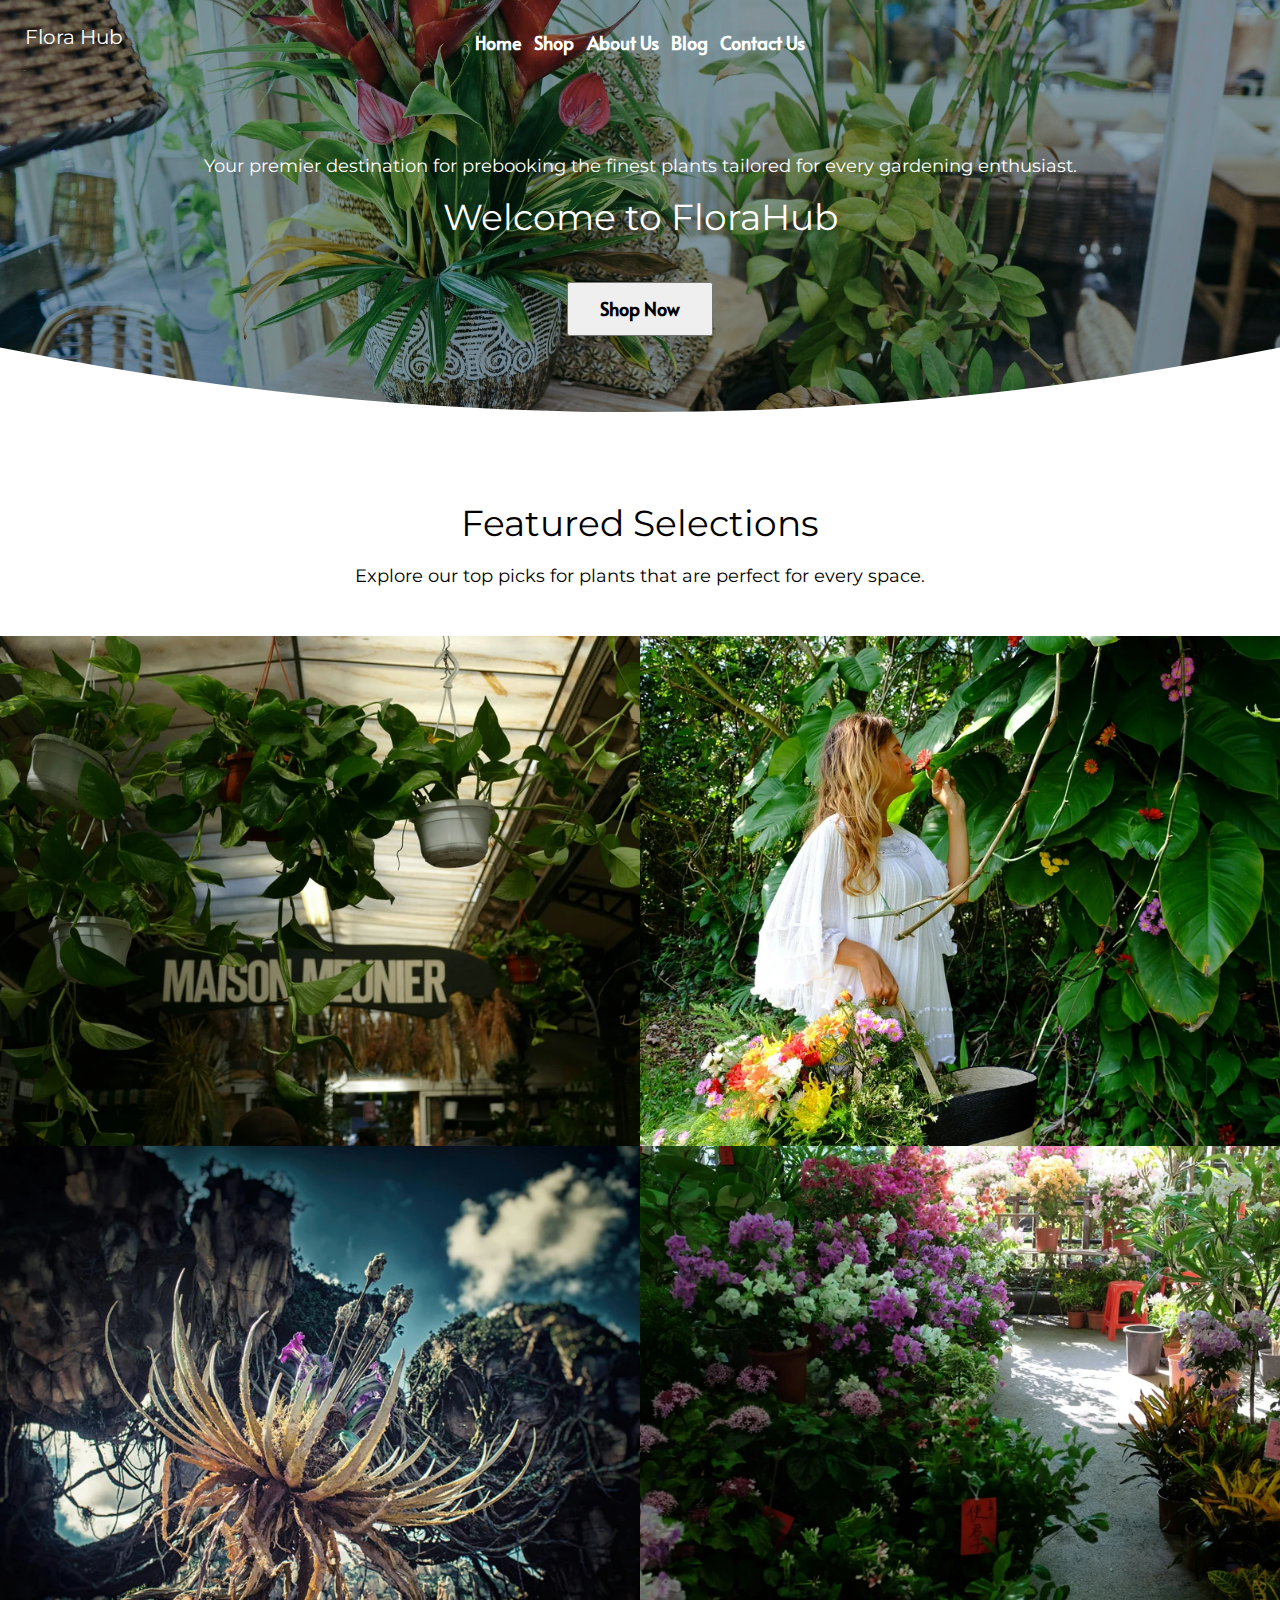
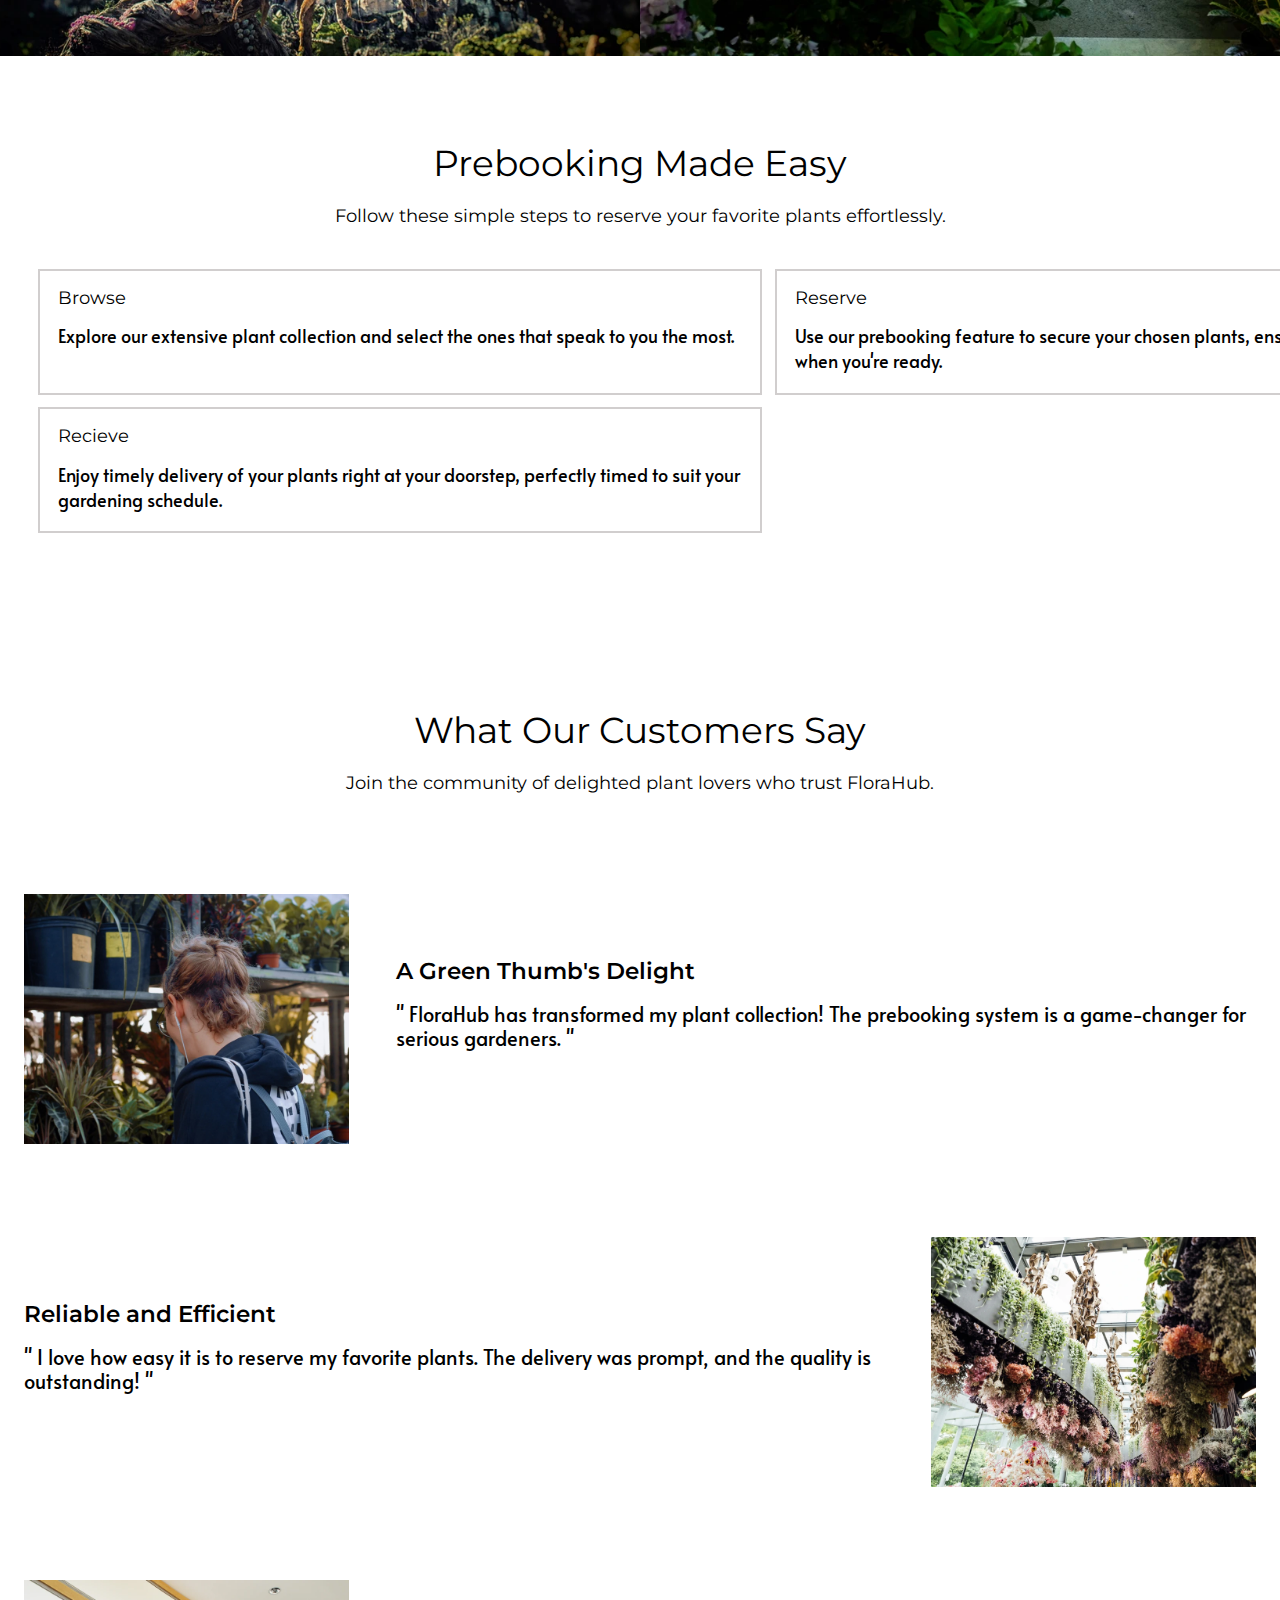
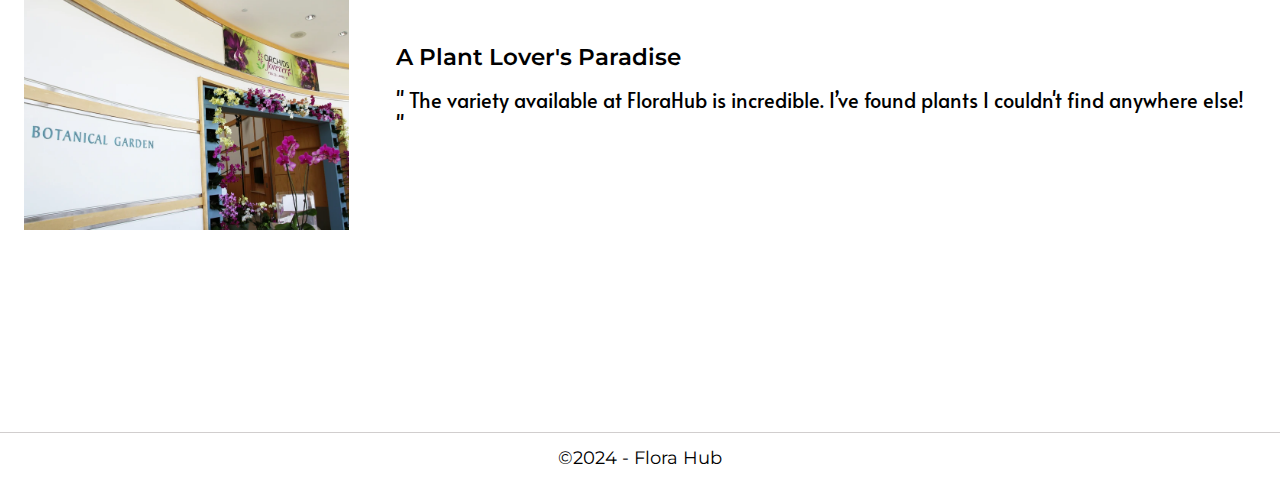
<file: index.html>
<!DOCTYPE html>
<html lang="en">
<head>
    <meta charset="UTF-8">
    <meta name="viewport" content="width=device-width, initial-scale=1.0">
    <title>Flora Hub</title>
    <!--linking of google fonts and stylesheet-->
    <link rel="preconnect" href="https://fonts.googleapis.com">
    <link rel="preconnect" href="https://fonts.gstatic.com" crossorigin>
    <link href="https://fonts.googleapis.com/css2?family=Alata&display=swap" rel="stylesheet">
    <link href="https://fonts.googleapis.com/css2?family=Montserrat:ital,wght@0,100..900;1,100..900&display=swap" rel="stylesheet">
    <link rel="stylesheet" href="./style.css">
    <!--end of links-->
</head>
<body>
    <!-- starting header section-->
    <div class="main-container" >
        <h1 class="heading">Flora Hub</h1>
        <!--nav bar-->
        <div class="navbar" id="navbar">
            <input type="checkbox" id="toggle" >
            <label for="toggle" class="label-checkbox"><img src="./pngwing.com.png" alt="" width="20px" height="20px"></label>
            <div class="menu">
            <a href="./index.html" class="animate">Home</a>
            <a href="#shop" class="animate">Shop</a>
            <a href="./aboutindex.html" class="animate">About Us</a>
            <a href="./blogindex.html" class="animate">Blog</a>
            <a href="./contactindex.html" class="animate">Contact Us</a>
            </div>
        </div>
        <div class="content">
            <p class="text res">Your premier destination for prebooking the finest plants tailored for every gardening enthusiast.</p>
            <h1 class="text res">Welcome to FloraHub</h1>
            <button class="button">Shop Now</button>
        </div>
    </div>
    <!--ending of navbar & header section-->
    <!--starting of feature section-->
    <!--image section-->
    <div class="feature-section">
         <div class="feature">
                <h1 class="heading extra">Featured Selections </h1>
                <p class="text extra">Explore our top picks for plants that are perfect for every space.</p>
            </div>
        <div class="image-container">
            <div class="img"><a href="./img-gallery1.webp"></a></div>
            <div class="img"><a href="./img-gallery2.webp"></a></div>
            <div class="img"><a href="./img-gallery3.webp"></a></div>
            <div class="img"><a href="./img-gallery4.webp"></a>></div>
        </div>
        <div class="prebook">
            <div class="prebook-description">
                <h1 class="heading extra">Prebooking Made Easy </h1>
                <p class="text extra">Follow these simple steps to reserve your favorite plants effortlessly.</p>
            </div>
            <div class="prebook-features">
                <div class="feature1">
                        <h3 class="prebook-heading">Browse</h3>
                        <p class="prebook-para">Explore our extensive plant collection and select the ones that speak to you the most.</p>
                </div>
                <div class="feature2">
                    <h3 class="prebook-heading">Reserve</h3>
                    <p class="prebook-para">Use our prebooking feature to secure your chosen plants, ensuring they are available when you're ready.</p>
                </div>
                <div class="feature3">
                    <h3 class="prebook-heading">Recieve</h3>
                    <p class="prebook-para">Enjoy timely delivery of your plants right at your doorstep, perfectly timed to suit your gardening schedule.</p>
                </div>
            </div>
        </div>
    </div> 
    <!--end of feature section and image-->
    <!--start of customer caption-->
    <div class="customer-container">
        <div class="customer-title">
            <h3 class="heading extra font">What Our Customers Say</h3>
            <p  class="text extra ">Join the community of delighted plant lovers who trust FloraHub.</p>
        </div>
        <div class="customer-gallery">
            <div class="customer-card1">
                <div class="customer-img1"></div>
                <div class="customer-desc">
                    <h3 class="title" >A Green Thumb's Delight</h3>
                    <div class="description">
                        <p class="details">" FloraHub has transformed my plant collection! The prebooking system is a game-changer for serious gardeners. "</p>
                    </div>
                </div>
            </div>
            <div class="customer-card2">
                <div class="customer-img2 " ></div>
                <div class="customer-desc">
                    <h3 class="title">Reliable and Efficient </h3>
                    <div class="description">
                        <p class="details">" I love how easy it is to reserve my favorite plants. The delivery was prompt, and the quality is outstanding! "</p>
                    </div>
                </div>
            </div>
            <div class="customer-card3">
                <div class="customer-img3" ></div>
                    <div class="customer-desc">
                        <h3 class="title">A Plant Lover's Paradise</h3>
                        <div class="description">
                            <p class="details">" The variety available at FloraHub is incredible. I’ve found plants I couldn't find anywhere else! "</p>
                        </div>
                     </div>
                </div>
            </div>
        </div>
    </div>
    <!--end of customer section-->
    <!--starting of copyright section-->
        <div class="copyright">
            <h1 class="font-weight size">©2024 - Flora Hub</h1>
        </div>
    <!--end of copyright section-->
</body>
</html>
</file>
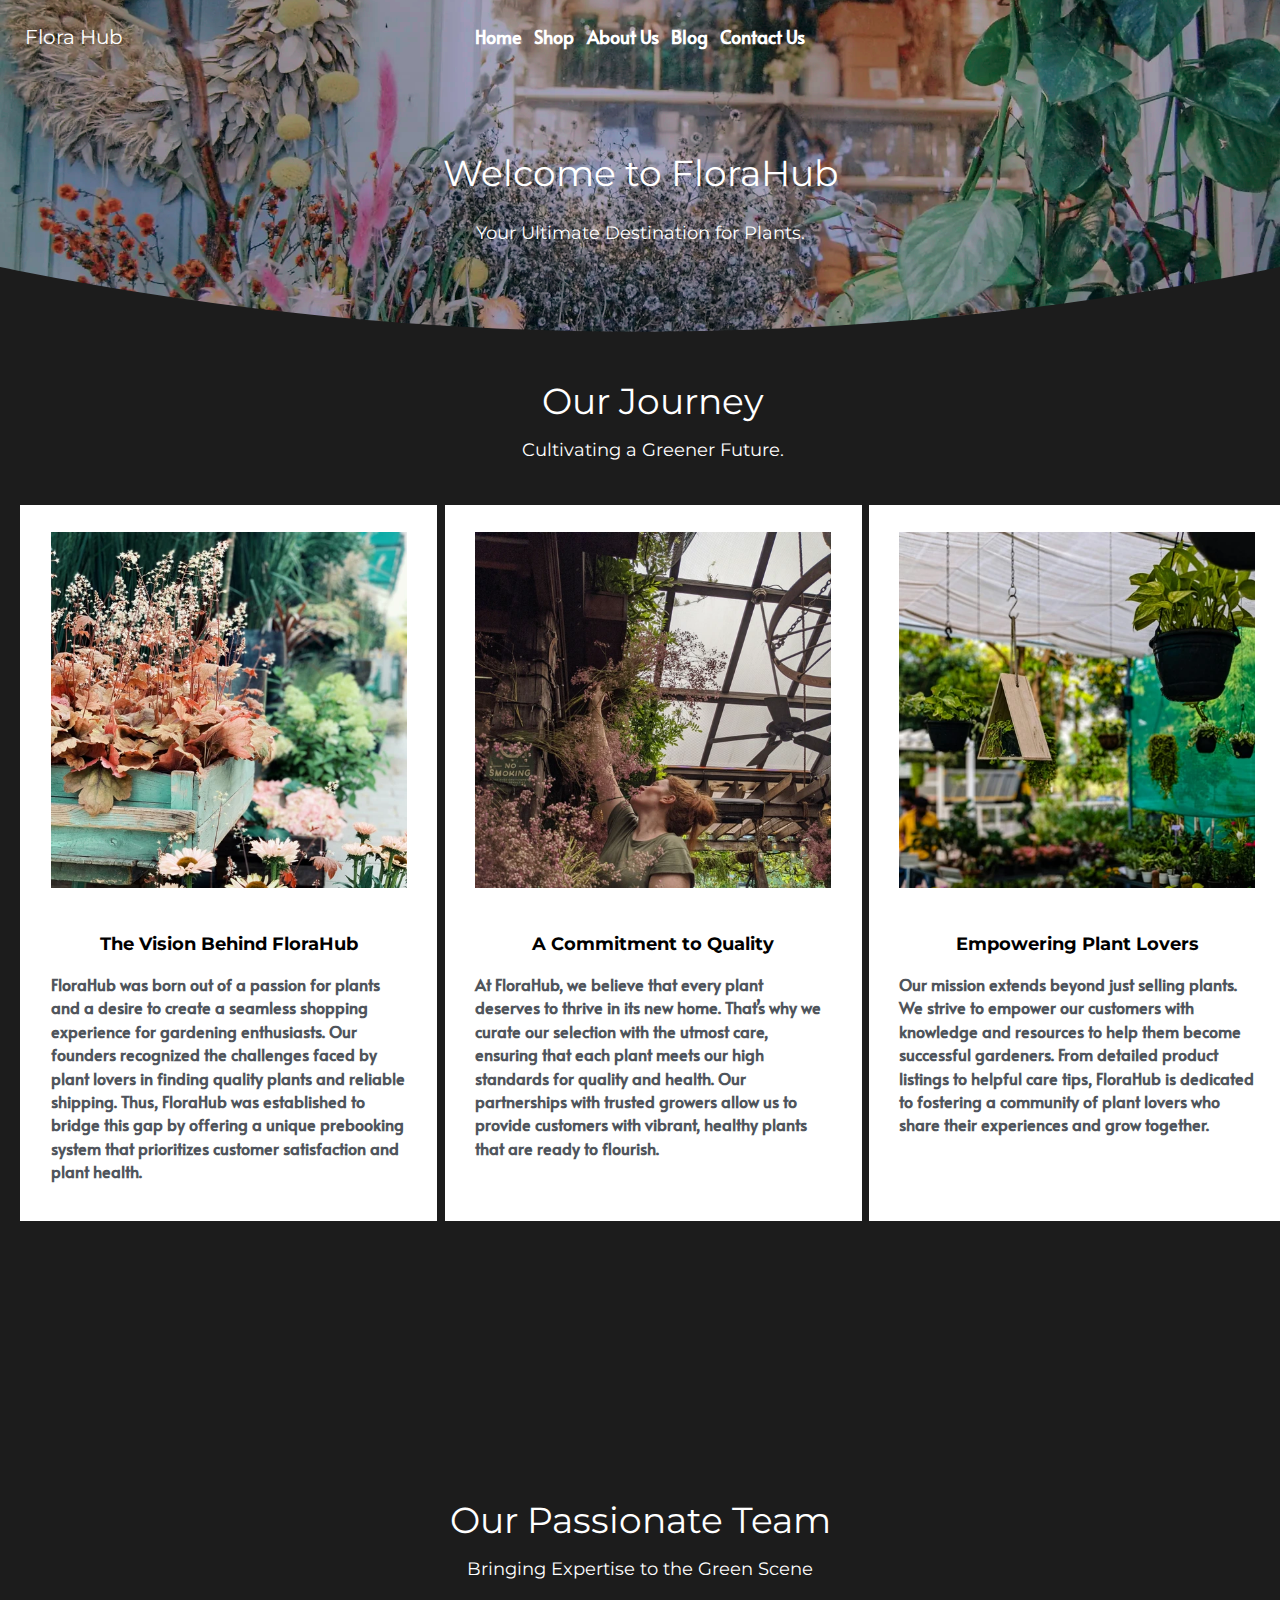
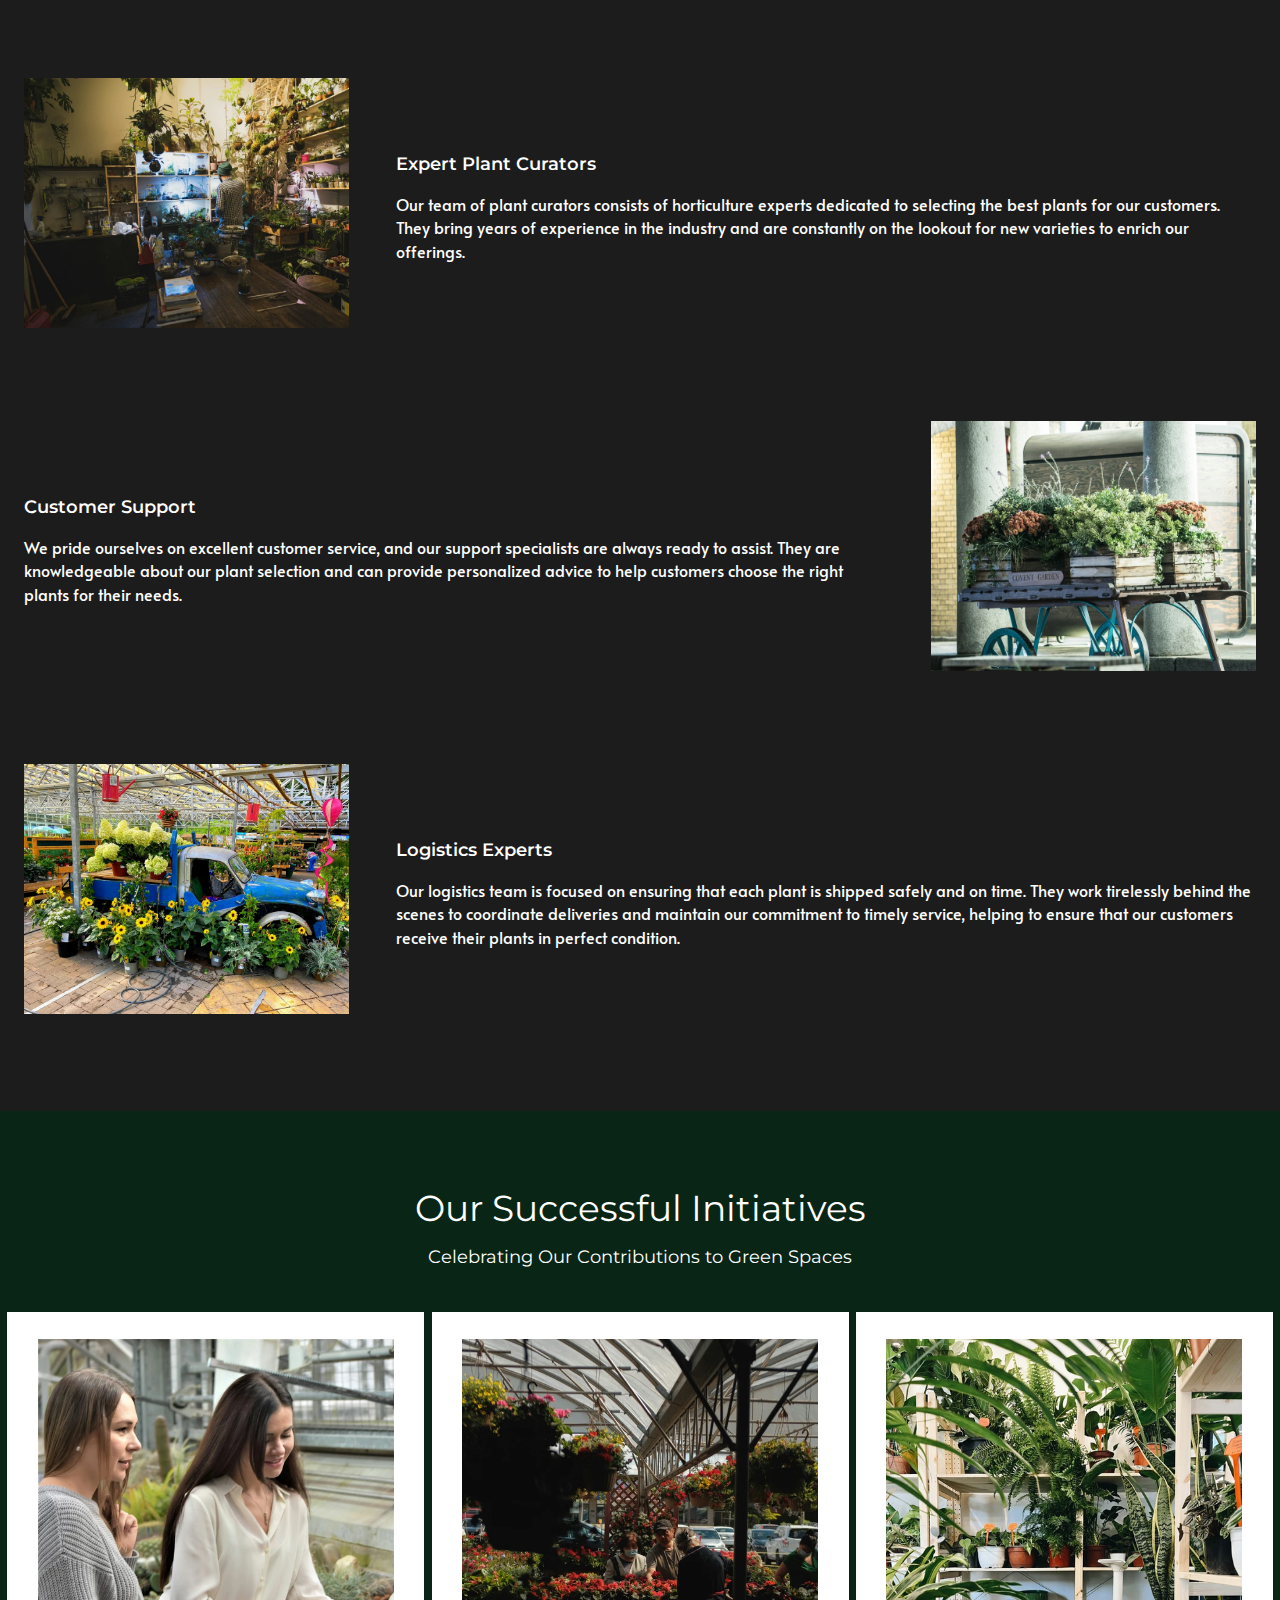
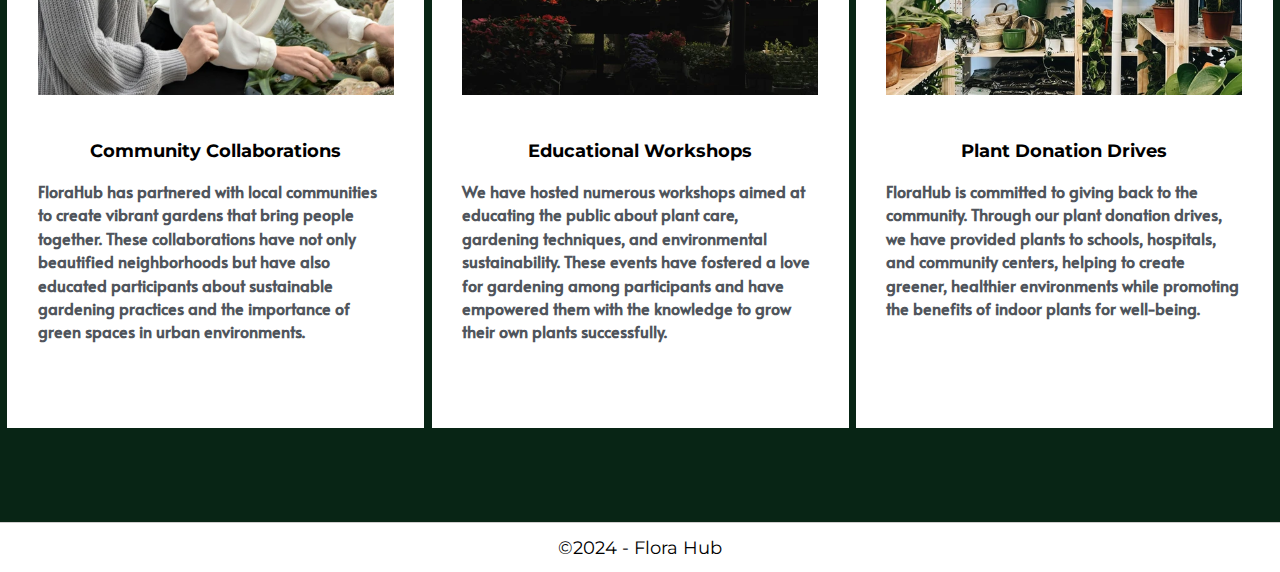
<file: aboutindex.html>
<!DOCTYPE html>
<html lang="en">
<head>
    <meta charset="UTF-8">
    <meta name="viewport" content="width=device-width, initial-scale=1.0">
    <title>About Us - FloraHub</title>
    <!--linking of google fonts and stylesheet-->
    <link rel="preconnect" href="https://fonts.googleapis.com">
    <link rel="preconnect" href="https://fonts.gstatic.com" crossorigin>
    <link href="https://fonts.googleapis.com/css2?family=Alata&display=swap" rel="stylesheet">
    <link href="https://fonts.googleapis.com/css2?family=Montserrat:ital,wght@0,100..900;1,100..900&display=swap" rel="stylesheet">
    <link rel="stylesheet" href="./aboutstyle.css">
    <!--end of links-->
</head>
<body>
    <!-- starting header section-->
    <div class="main-container" >
        <h1 class="heading">Flora Hub</h1>
        <!--starting of nav bar-->
        <div class="navbar" id="navbar">
            <input type="checkbox" id="toggle" >
            <label for="toggle" class="label-checkbox"><img src="./pngwing.com.png" alt="" width="20px" height="20px"></label>
            <div class="menu">
            <a href="./index.html" class="animate">Home</a>
            <a href="#shop" class="animate">Shop</a>
            <a href="./aboutindex.html" class="animate">About Us</a>
            <a href="./blogindex.html" class="animate">Blog</a>
            <a href="./contactindex.html" class="animate">Contact Us</a>
            </div>
        </div>
        <div class="content">
            <h1 class="text res">Welcome to FloraHub</h1>
            <p class="text res">Your Ultimate Destination for Plants.</p>
        </div>
    </div>
     <!--ending of navbar & header section-->
    <!--starting of journey section & cards-->
    <div class="journey">
        <div class="our-journey">
            <h1 class="heading extra font">Our Journey</h1>
            <p class="text extra ">Cultivating a Greener Future.</p>
        </div>
        <div class="cards">
            <div class="card1">
                <div class="image image1"></div>
                <h1 class="title">The Vision Behind FloraHub</h1>
                <div class="box">
                    <p class="details">FloraHub was born out of a passion for plants and a desire to create a seamless shopping experience for gardening enthusiasts. Our founders recognized the challenges faced by plant lovers in finding quality plants and reliable shipping. Thus, FloraHub was established to bridge this gap by offering a unique prebooking system that prioritizes customer satisfaction and plant health.</p>
                </div>
            </div>
            <div class="card2">
                <div class="image image2"></div>
                <h1 class="title">A Commitment to Quality</h1>
                <div class="box">
                    <p class="details">At FloraHub, we believe that every plant deserves to thrive in its new home. That’s why we curate our selection with the utmost care, ensuring that each plant meets our high standards for quality and health. Our partnerships with trusted growers allow us to provide customers with vibrant, healthy plants that are ready to flourish.</p>
                </div>
            </div>
            <div class="card3">
                <div class="image image3"></div>
                <h1 class="title">Empowering Plant Lovers</h1>
                <div class="box">
                    <p class="details">Our mission extends beyond just selling plants. We strive to empower our customers with knowledge and resources to help them become successful gardeners. From detailed product listings to helpful care tips, FloraHub is dedicated to fostering a community of plant lovers who share their experiences and grow together.</p>
                </div>
            </div>
        </div>
    </div>
    <!--ending of journey&cards section-->
    <!--starting of team section-->
    <div class="team-container">
        <div class="team-title">
            <h3 class="heading extra font">Our Passionate Team</h3>
            <p  class="text extra ">Bringing Expertise to the Green Scene</p>
        </div>
        <div class="team-gallery">
            <div class="team-card1">
                <div class="team-img1"></div>
                <div class="team-desc">
                    <h3 class="title title-add" >Expert Plant Curators</h3>
                    <div class="description">
                        <p class="details add">Our team of plant curators consists of horticulture experts dedicated to selecting the best plants for our customers. They bring years of experience in the industry and are constantly on the lookout for new varieties to enrich our offerings.</p>
                    </div>
                </div>
            </div>
            <div class="team-card2">
                <div class="team-img2 " ></div>
                <div class="team-desc">
                    <h3 class="title title-add">Customer Support </h3>
                    <div class="description">
                        <p class="details add">We pride ourselves on excellent customer service, and our support specialists are always ready to assist. They are knowledgeable about our plant selection and can provide personalized advice to help customers choose the right plants for their needs.</p>
                    </div>
                </div>
            </div>
            <div class="team-card3">
                <div class="team-img3" ></div>
                    <div class="team-desc">
                        <h3 class="title title-add">Logistics Experts</h3>
                        <div class="description">
                            <p class="details add">Our logistics team is focused on ensuring that each plant is shipped safely and on time. They work tirelessly behind the scenes to coordinate deliveries and maintain our commitment to timely service, helping to ensure that our customers receive their plants in perfect condition.</p>
                        </div>
                     </div>
                </div>
            </div>
        </div>
    </div>
    <!--end of team section-->
    <!--starting of initiatives sections -->
    <div class="Initiatives bg">
        <div class="our-initiatives">
            <h1 class="heading extra font" style="padding-top: 75px;">Our Successful Initiatives</h1>
            <p class="text extra ">Celebrating Our Contributions to Green Spaces</p>
        </div>
        <div class="inits">
            <div class="initiative1">
                <div class="image contributionimage1"></div>
                <h1 class="title">Community Collaborations</h1>
                <div class="box">
                    <p class="details">FloraHub has partnered with local communities to create vibrant gardens that bring people together. These collaborations have not only beautified neighborhoods but have also educated participants about sustainable gardening practices and the importance of green spaces in urban environments.</p>
                </div>
            </div>
            <div class="initiative2">
                <div class="image contributionimage2"></div>
                <h1 class="title">Educational Workshops</h1>
                <div class="box">
                    <p class="details">We have hosted numerous workshops aimed at educating the public about plant care, gardening techniques, and environmental sustainability. These events have fostered a love for gardening among participants and have empowered them with the knowledge to grow their own plants successfully.</p>
                </div>
            </div>
            <div class="initiative2">
                <div class="image contributionimage3"></div>
                <h1 class="title">Plant Donation Drives</h1>
                <div class="box">
                    <p class="details">FloraHub is committed to giving back to the community. Through our plant donation drives, we have provided plants to schools, hospitals, and community centers, helping to create greener, healthier environments while promoting the benefits of indoor plants for well-being.</p>
                </div>
            </div>
        </div>
    </div>
    <!--ending of initiatives sections -->
    <!--starting of copyright section-->
    <div class="copyright">
        <h1 class="font-weight size">©2024 - Flora Hub</h1>
    </div>
   <!--end of copyright section-->
</body>
</html>
</file>
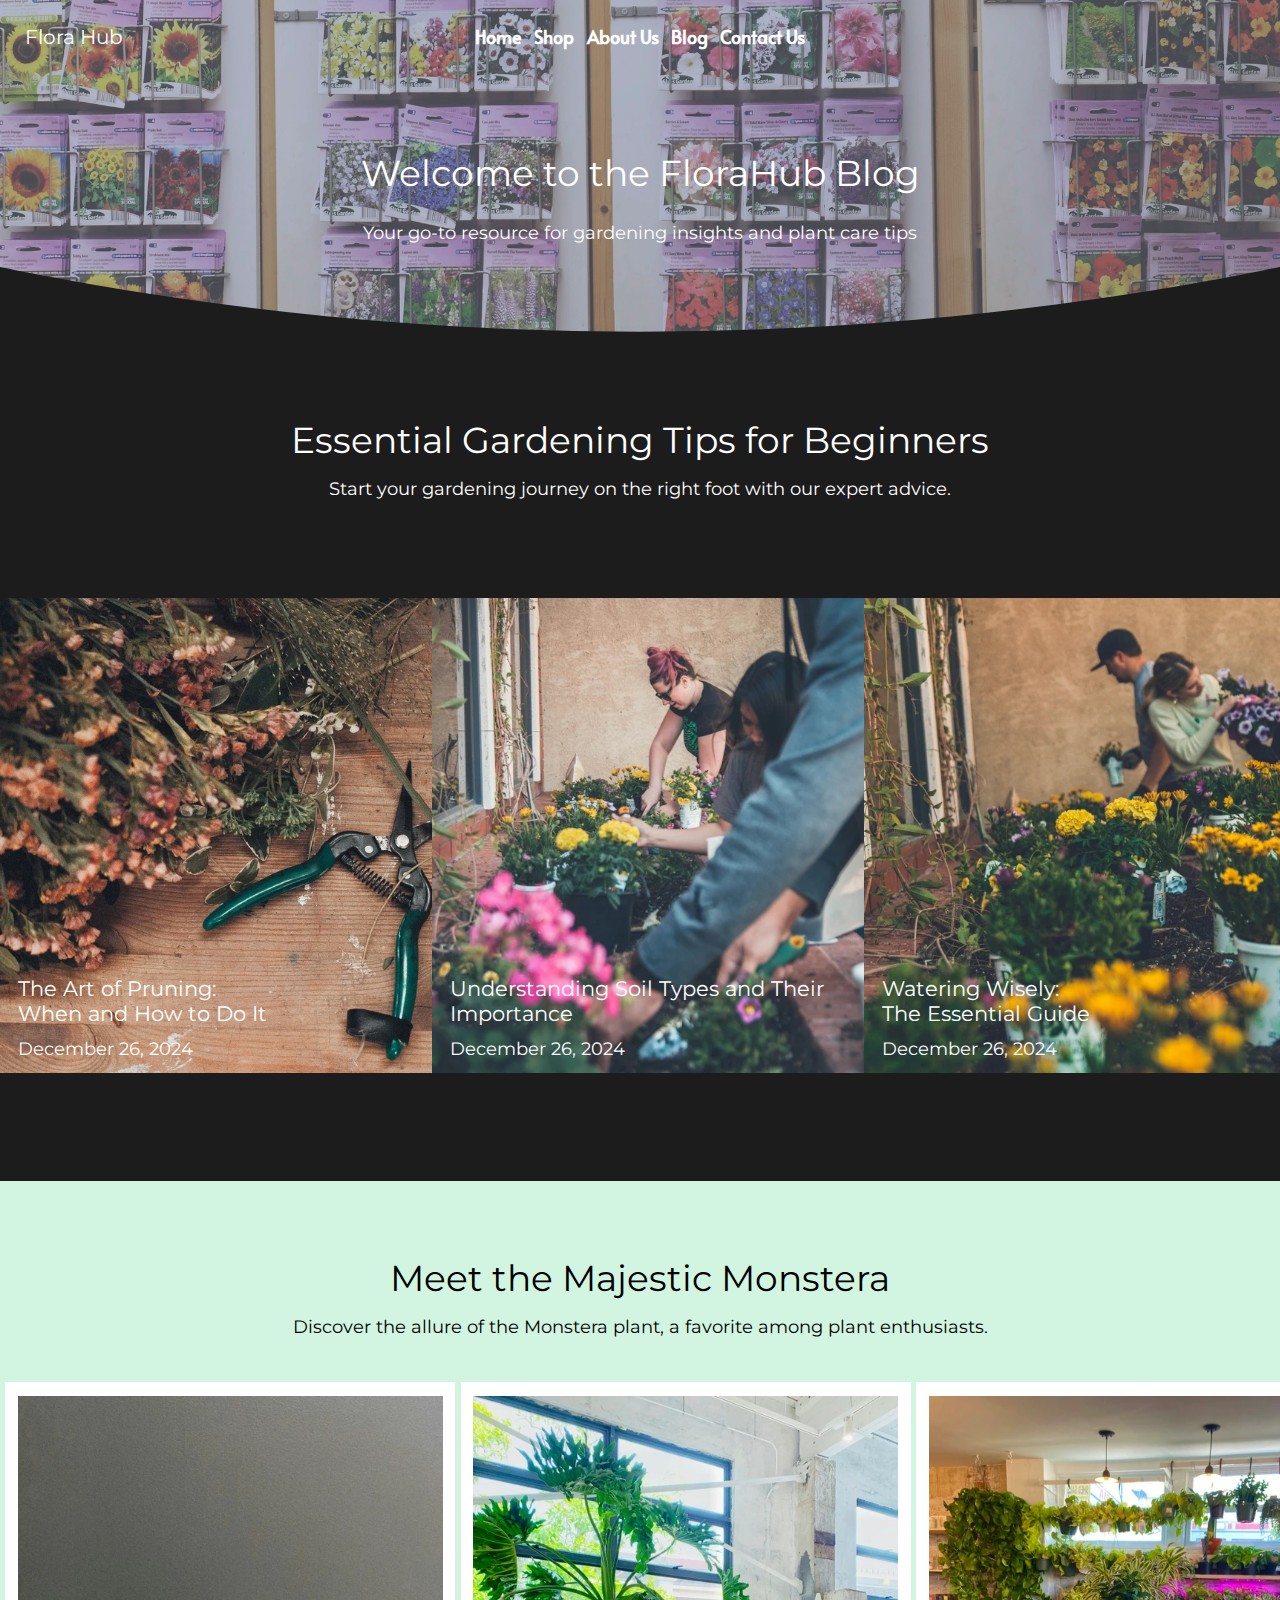
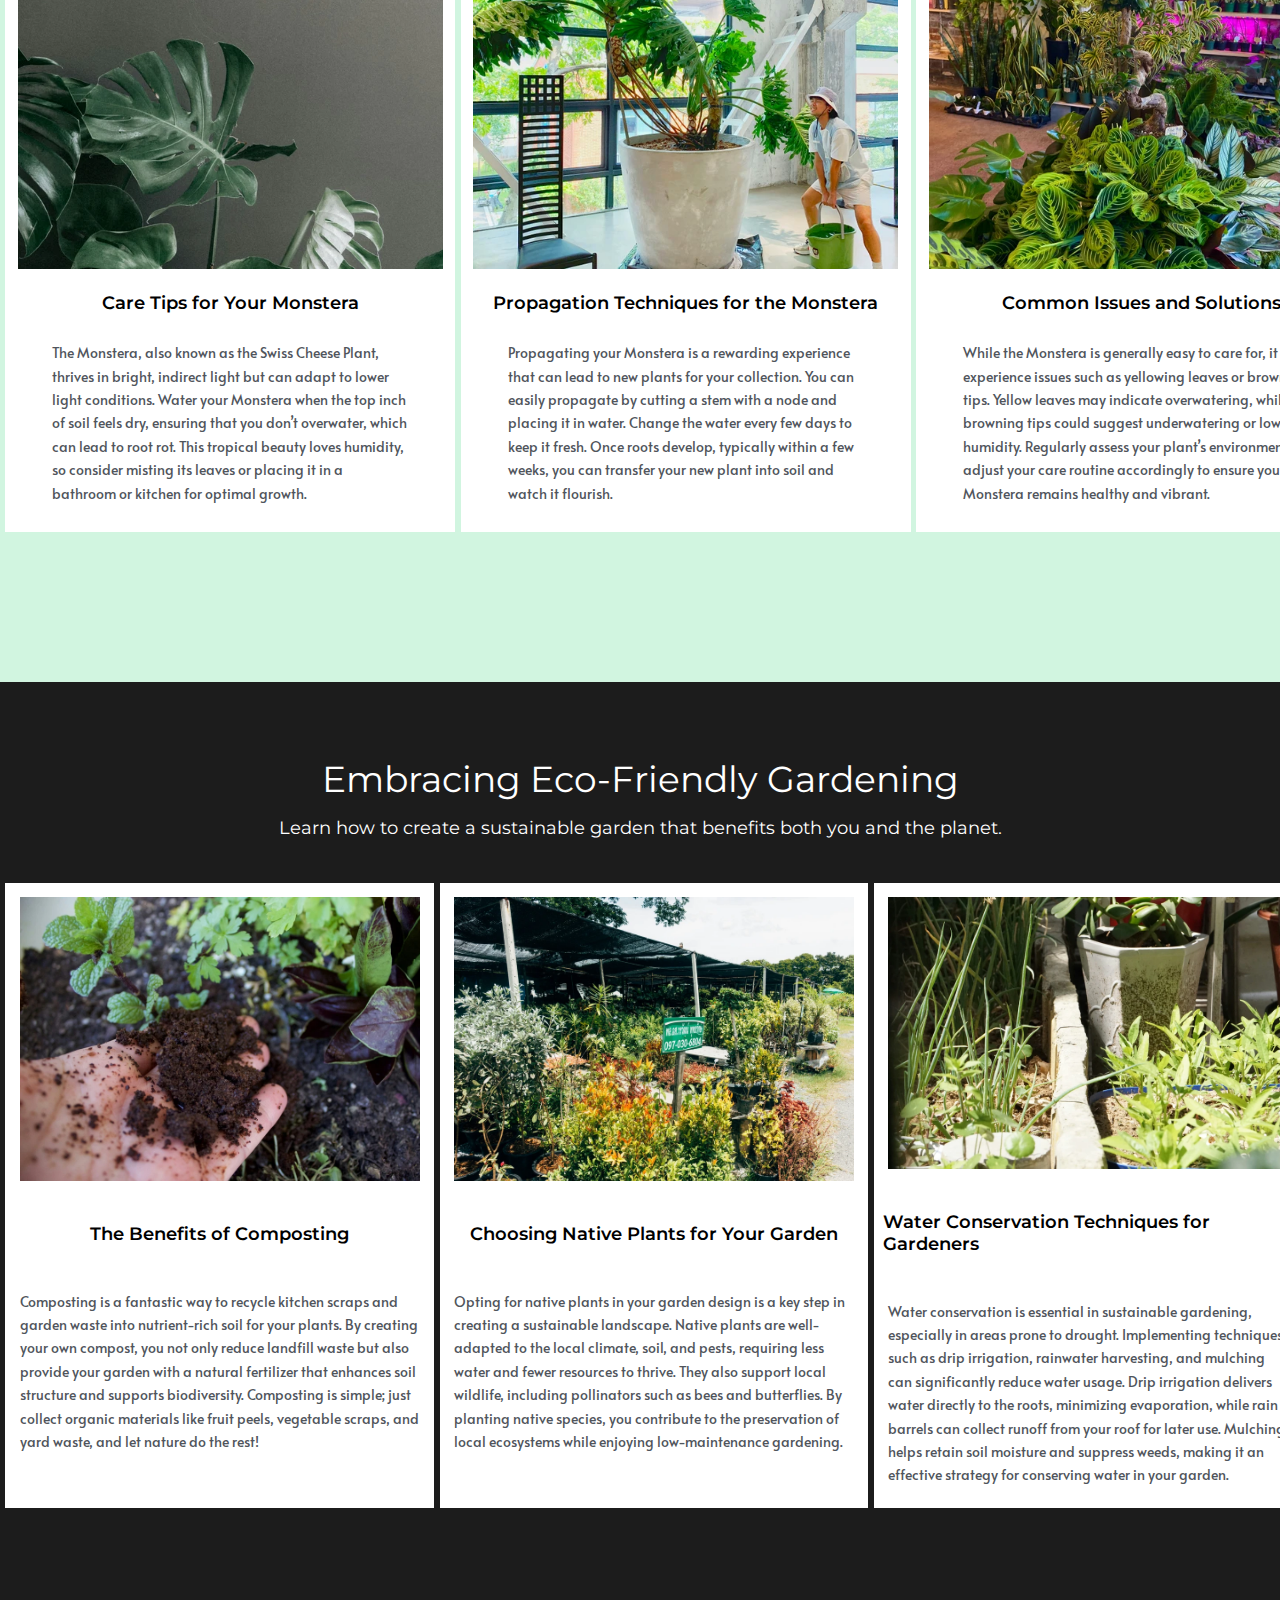
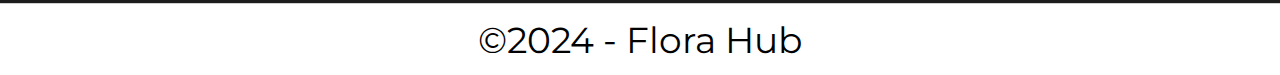
<file: blogindex.html>
<!DOCTYPE html>
<html lang="en">
<head>
    <meta charset="UTF-8">
    <meta name="viewport" content="width=device-width, initial-scale=1.0">
    <title>Blog - FloraHub</title>
    <!--linking of google fonts and stylesheet-->
    <link rel="preconnect" href="https://fonts.googleapis.com">
    <link rel="preconnect" href="https://fonts.gstatic.com" crossorigin>
    <link href="https://fonts.googleapis.com/css2?family=Alata&display=swap" rel="stylesheet">
    <link href="https://fonts.googleapis.com/css2?family=Montserrat:ital,wght@0,100..900;1,100..900&display=swap" rel="stylesheet">
    <link rel="stylesheet" href="./blogstyle.css">
    <!--end of links-->
</head>
<body>
    <!-- starting header section-->
    <div class="main-container" >
        <h1 class="heading">Flora Hub</h1>
        <!--starting nav bar-->
        <div class="navbar" id="navbar">
            <input type="checkbox" id="toggle" >
            <label for="toggle" class="label-checkbox"><img src="./pngwing.com.png" alt="" width="20px" height="20px"></label>
            <div class="menu">
            <a href="./index.html" class="animate">Home</a>
            <a href="#shop" class="animate">Shop</a>
            <a href="./aboutindex.html" class="animate">About Us</a>
            <a href="./blogindex.html" class="animate">Blog</a>
            <a href="./contactindex.html" class="animate">Contact Us</a>
            </div>
        </div>
        <div class="content">
            <h1 class="text res">Welcome to the FloraHub Blog</h1>
            <p class="text res">Your go-to resource for gardening insights and plant care tips</p>
        </div>
    </div>
    <!--ending of navbar & header section-->
    <!--starting of linked blog sections-->
    <div class="blog">
        <div class="blog-title">
            <h3 class="text extra font">Essential Gardening Tips for Beginners</h3>
            <p class="text extra">Start your gardening journey on the right foot with our expert advice.</p>
        </div>
        <div class="blog-container-img">
            <a href="./extraindex.html" class="link">
                 <div class="blog1">
                    <h3 class="desc">The Art of Pruning: <br> When and How to Do It</h3>
                    <p class="desc"> December 26, 2024</p>
                 </div>
             </a>
             <a href="./extra1index.html" class="link">
                <div class="blog2">
                   <h3 class="desc">Understanding Soil Types and Their Importance</h3>
                   <p class="desc">  December 26, 2024</p>
                </div>
            </a>
             <a href="extra2index.html" class="link">
                <div class="blog3">
                   <h3 class="desc"> Watering Wisely: <br> The Essential Guide</h3>
                   <p class="desc"> December 26, 2024</p>
                </div>
            </a>
        </div>
    </div>
    <!--ending of linked blog sections-->
    <!--starting of monstera plants tips section-->
    <div class="monstera bg">
        <div class="our-contacts">
            <h1 class="heading extra font" style="padding-top: 75px; color: black;">Meet the Majestic Monstera</h1>
            <p class="text extra " style="color: black;">Discover the allure of the Monstera plant, a favorite among plant enthusiasts.</p>
        </div>
        <div class="monstera-container">
            <div class="monstera1">
                <div class="image monsteraimage1"></div>
                <h1 class="title">Care Tips for Your Monstera</h1>
                <div class="box">
                    <p class="details">The Monstera, also known as the Swiss Cheese Plant, thrives in bright, indirect light but can adapt to lower light conditions. Water your Monstera when the top inch of soil feels dry, ensuring that you don’t overwater, which can lead to root rot. This tropical beauty loves humidity, so consider misting its leaves or placing it in a bathroom or kitchen for optimal growth.</p>
                </div>
            </div>
            <div class="monstera2">
                <div class="image monsteraimage2"></div>
                <h1 class="title">Propagation Techniques for the Monstera</h1>
                <div class="box">
                    <p class="details">Propagating your Monstera is a rewarding experience that can lead to new plants for your collection. You can easily propagate by cutting a stem with a node and placing it in water. Change the water every few days to keep it fresh. Once roots develop, typically within a few weeks, you can transfer your new plant into soil and watch it flourish.</p>
                </div>
            </div>
            <div class="monstera3">
                <div class="image monsteraimage3"></div>
                <h1 class="title">Common Issues and Solutions</h1>
                <div class="box">
                    <p class="details">While the Monstera is generally easy to care for, it can experience issues such as yellowing leaves or browning tips. Yellow leaves may indicate overwatering, while browning tips could suggest underwatering or low humidity. Regularly assess your plant’s environment and adjust your care routine accordingly to ensure your Monstera remains healthy and vibrant.</p>
                </div>
            </div>
        </div>
    </div>
    <!--ending of monstera plants tips section-->
    <!--starting of plant tips section-->
    <div class="gardening ">
        <div class="our-contacts">
            <h1 class="heading extra font" style="padding-top: 75px;">Embracing Eco-Friendly Gardening</h1>
            <p class="text extra">Learn how to create a sustainable garden that benefits both you and the planet.</p>
        </div>
        <div class="gardening-container">
            <div class="gardening1">
                <div class="gardenimage gardeningimage1"></div>
                <h1 class="title margin">The Benefits of Composting</h1>
                <div class="garden-details-box">
                    <p class="details">Composting is a fantastic way to recycle kitchen scraps and garden waste into nutrient-rich soil for your plants. By creating your own compost, you not only reduce landfill waste but also provide your garden with a natural fertilizer that enhances soil structure and supports biodiversity. Composting is simple; just collect organic materials like fruit peels, vegetable scraps, and yard waste, and let nature do the rest!</p>
                </div>
            </div>
            <div class="gardening2">
                <div class="gardenimage gardeningimage2"></div>
                <h1 class="title margin" >Choosing Native Plants for Your Garden</h1>
                <div class="garden-details-box">
                    <p class="details">Opting for native plants in your garden design is a key step in creating a sustainable landscape. Native plants are well-adapted to the local climate, soil, and pests, requiring less water and fewer resources to thrive. They also support local wildlife, including pollinators such as bees and butterflies. By planting native species, you contribute to the preservation of local ecosystems while enjoying low-maintenance gardening.</p>
                </div>
            </div>
            <div class="gardening3">
                <div class="gardenimage gardeningimage3"></div>
                <h1 class="title margin" >Water Conservation Techniques for Gardeners</h1>
                <div class="garden-details-box">
                    <p class="details">Water conservation is essential in sustainable gardening, especially in areas prone to drought. Implementing techniques such as drip irrigation, rainwater harvesting, and mulching can significantly reduce water usage. Drip irrigation delivers water directly to the roots, minimizing evaporation, while rain barrels can collect runoff from your roof for later use. Mulching helps retain soil moisture and suppress weeds, making it an effective strategy for conserving water in your garden.</p>
                </div>
            </div>
        </div>
    </div>
    <!--ending of plant tips section-->
    <!--starting of copyright section-->
    <div class="copyright">
        <h1 class="font-weight size">©2024 - Flora Hub</h1>
    </div>
    <!--ending of copyright section-->
</body>
</html>
</file>
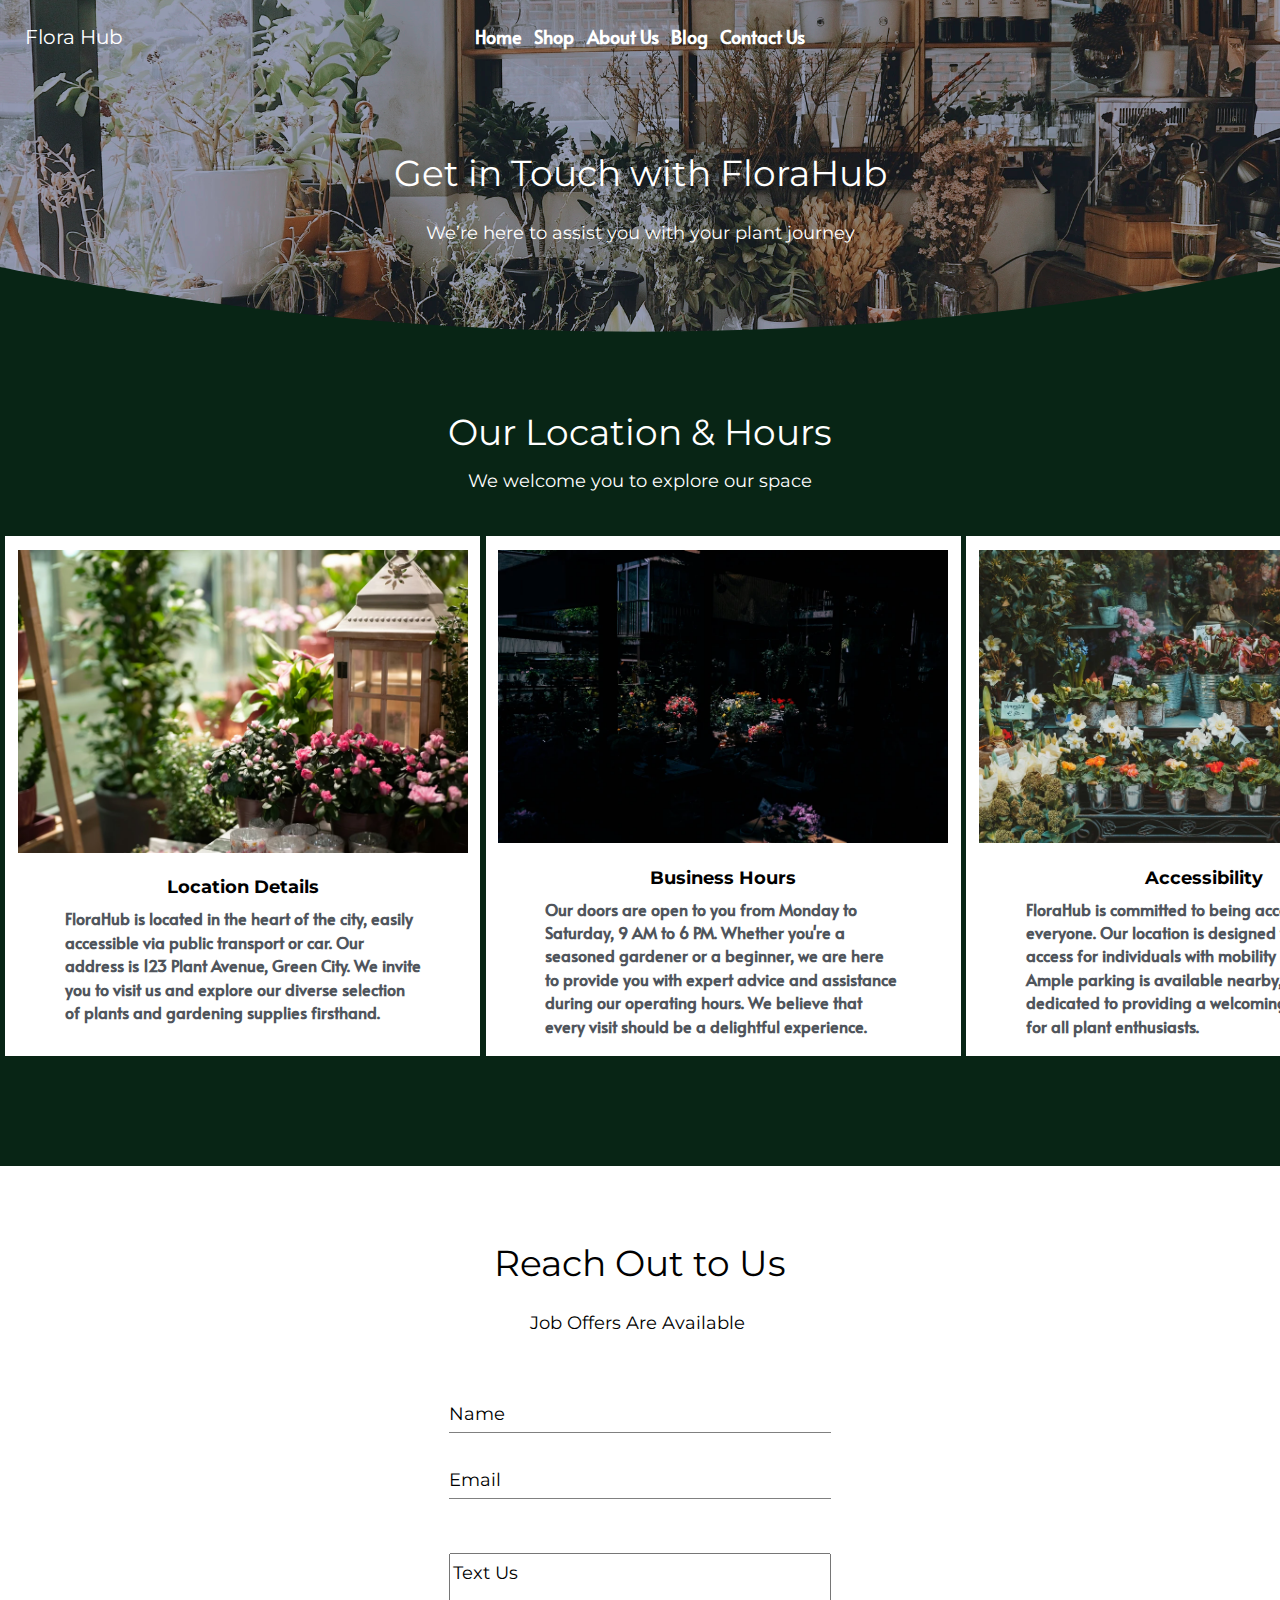
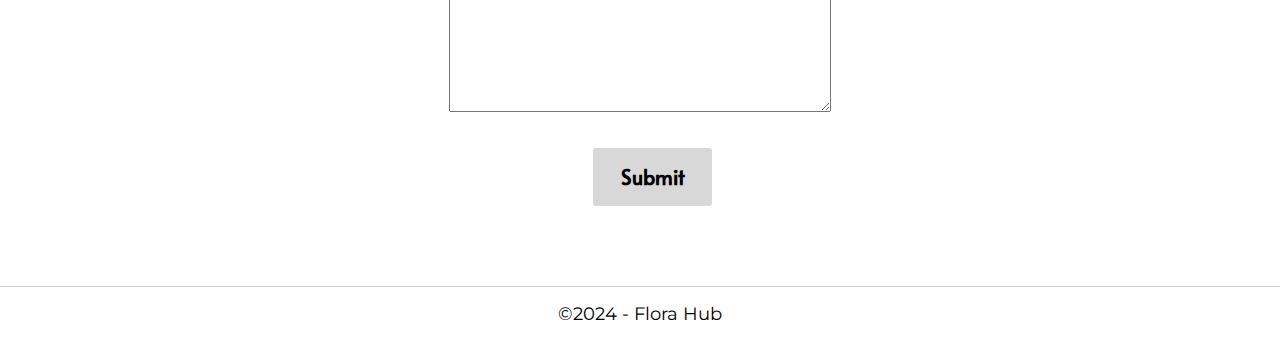
<file: contactindex.html>
<!DOCTYPE html>
<html lang="en">
<head>
    <meta charset="UTF-8">
    <meta name="viewport" content="width=device-width, initial-scale=1.0">
    <title>Contact Us -FloraHub</title>
    <!--linking of google fonts and stylesheet-->
    <link rel="preconnect" href="https://fonts.googleapis.com">
    <link rel="preconnect" href="https://fonts.gstatic.com" crossorigin>
    <link href="https://fonts.googleapis.com/css2?family=Alata&display=swap" rel="stylesheet">
    <link href="https://fonts.googleapis.com/css2?family=Montserrat:ital,wght@0,100..900;1,100..900&display=swap" rel="stylesheet">
    <link rel="stylesheet" href="./contactstyle.css">
    <!--end of links-->
</head>
<body>
    <!--header section-->
    <div class="main-container" >
        <h1 class="heading">Flora Hub</h1>
        <!--nav bar-->
        <div class="navbar" id="navbar">
            <input type="checkbox" id="toggle" >
            <label for="toggle" class="label-checkbox"><img src="./pngwing.com.png" alt="" width="20px" height="20px"></label>
            <div class="menu">
            <a href="./index.html" class="animate">Home</a>
            <a href="#shop" class="animate">Shop</a>
            <a href="./aboutindex.html" class="animate">About Us</a>
            <a href="./blogindex.html" class="animate">Blog</a>
            <a href="./contactindex.html" class="animate">Contact Us</a>
            </div>
        </div>
        <!--end of navigation section-->
        <div class="content">
            <h1 class="text res">Get in Touch with FloraHub</h1>
            <p class="text res">We’re here to assist you with your plant journey</p>
        </div>
    </div>
     <!--end of header section-->

     <!--start of next section ("location serives")-->
    <div class="contacts bg">
        <div class="our-contacts">
            <h1 class="heading extra font" style="padding-top: 75px;">Our Location & Hours</h1>
            <p class="text extra ">We welcome you to explore our space</p>
        </div>
        <!--three slides code-->
        <div class="contact-container">
            <div class="contact1">
                <div class="image contactimage1"></div>
                <h1 class="title">Location Details</h1>
                <div class="box">
                    <p class="details">FloraHub is located in the heart of the city, easily accessible via public transport or car. Our address is 123 Plant Avenue, Green City. We invite you to visit us and explore our diverse selection of plants and gardening supplies firsthand.</p>
                </div>
            </div>
            <div class="contact2">
                <div class="image contactimage2"></div>
                <h1 class="title">Business Hours</h1>
                <div class="box">
                    <p class="details">Our doors are open to you from Monday to Saturday, 9 AM to 6 PM. Whether you're a seasoned gardener or a beginner, we are here to provide you with expert advice and assistance during our operating hours. We believe that every visit should be a delightful experience.</p>
                </div>
            </div>
            <div class="contact3">
                <div class="image contactimage3"></div>
                <h1 class="title">Accessibility</h1>
                <div class="box">
                    <p class="details">FloraHub is committed to being accessible to everyone. Our location is designed with easy access for individuals with mobility challenges. Ample parking is available nearby, and we are dedicated to providing a welcoming environment for all plant enthusiasts.</p>
                </div>
            </div>
        </div>
    </div>
    <!--end of slides code-->
     <!--end of section ("location serives")-->

     <!--start of contact form container-->
    <div class="msg-container">
        <div class="msg-details">
            <h3 class="text res font" style="color: black;">Reach Out to Us</h3>
            <p class="text res" style="color: black;">Job Offers Are Available</p>
        </div>
        <div class="form">
            <form action="./index.html">
                <div class="inputgroup">
                    <input type="text" class="text-box" required>
                    <label for="text-box" class="text-label">Name</label>
                </div>
                <div class="inputgroup">
                    <input type="text" class="text-box" required>
                    <label for="text-box" class="text-label">Email</label>
                </div>
                <div class="inputgroup-text">
                    <textarea name="" id="" class="textarea" required></textarea>
                    <label for="text-box" class="textarea-label">Text Us</label>
                </div>
                <div class="sub-div">
                    <input type="submit" class="submit">
                </div>
            </form>
        </div>
    </div>
       <!--end of contact form container-->
        <!--start of copyright container-->
    <div class="copyright">
        <h1 class="font-weight size">©2024 - Flora Hub</h1>
    </div>
         <!--end of copyright container-->
    

</body>
</html>
</file>
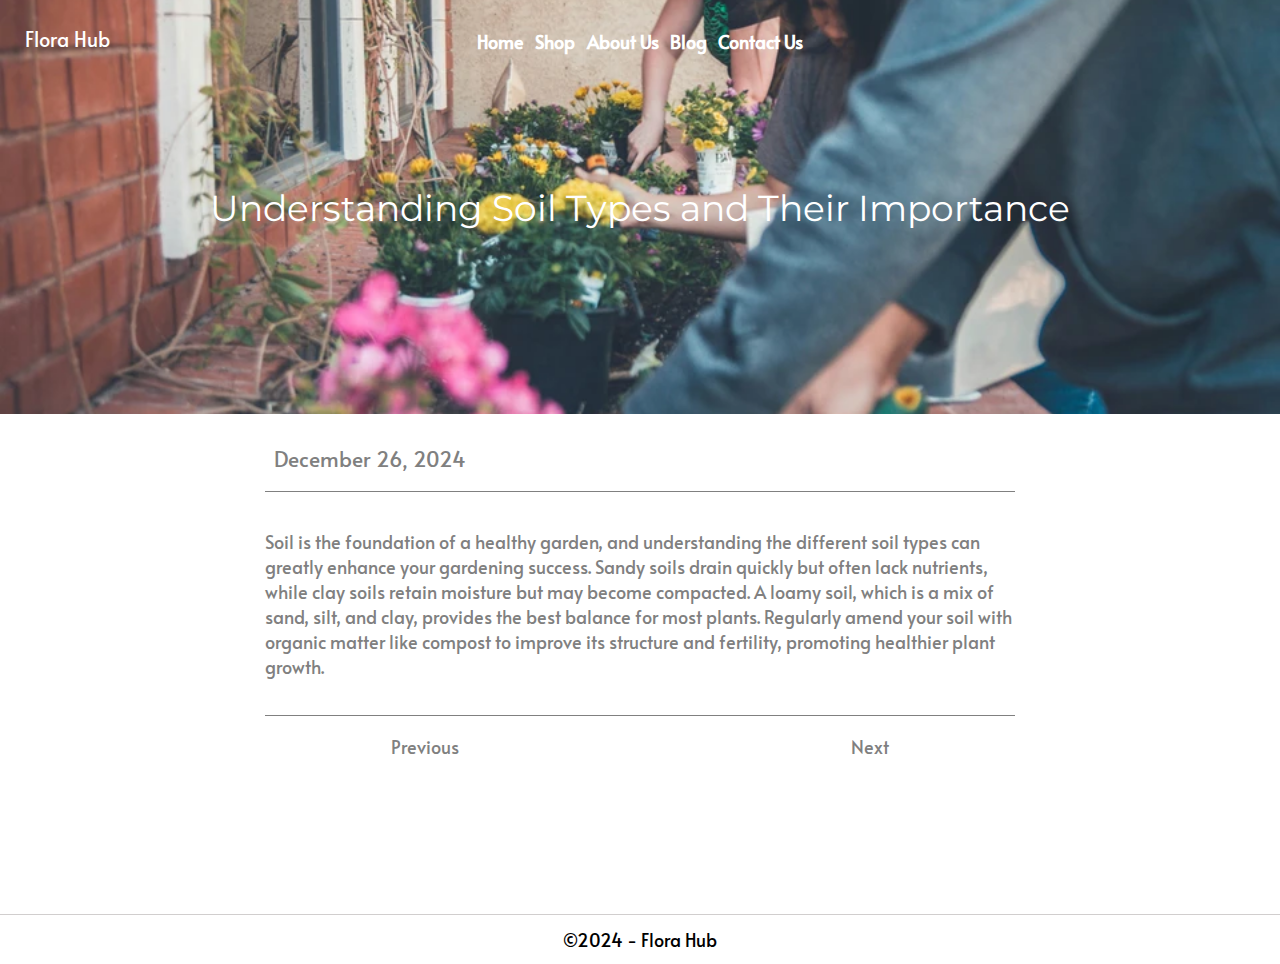
<file: extra1index.html>
<!DOCTYPE html>
<html lang="en">
<head>
    <meta charset="UTF-8">
    <meta name="viewport" content="width=device-width, initial-scale=1.0">
    <title>Blog - FloraHub</title>
    <link rel="preconnect" href="https://fonts.googleapis.com">
    <link rel="preconnect" href="https://fonts.gstatic.com" crossorigin>
    <link href="https://fonts.googleapis.com/css2?family=Alata&display=swap" rel="stylesheet">
    <link href="https://fonts.googleapis.com/css2?family=Montserrat:ital,wght@0,100..900;1,100..900&display=swap" rel="stylesheet">
    <link rel="stylesheet" href="./extra1style.css">
</head>
<body>
    <div class="main-container" >
        <h1 class="heading">Flora Hub</h1>
        <!--nav bar-->
        <div class="navbar" id="navbar">
            <input type="checkbox" id="toggle" >
            <label for="toggle" class="label-checkbox"><img src="./pngwing.com.png" alt="" width="20px" height="20px"></label>
            <div class="menu">
            <a href="./index.html" class="animate">Home</a>
            <a href="#shop" class="animate">Shop</a>
            <a href="./aboutindex.html" class="animate">About Us</a>
            <a href="./blogindex.html" class="animate">Blog</a>
            <a href="./contactindex.html" class="animate">Contact Us</a>
            </div>
        </div>
        <div class="content">
            <h1 class="text res">Understanding Soil Types and Their Importance</h1>
        </div>
    </div>
    <div class="info">
        <h3 class="extra ">December 26, 2024</h3>
        <div class="para">
            <p>
                Soil is the foundation of a healthy garden, and understanding the different soil types can greatly enhance your gardening success. Sandy soils drain quickly but often lack nutrients, while clay soils retain moisture but may become compacted. A loamy soil, which is a mix of sand, silt, and clay, provides the best balance for most plants. Regularly amend your soil with organic matter like compost to improve its structure and fertility, promoting healthier plant growth.
            </p>
        </div>
        <div class="next">
            <a href="./extraindex.html" class="common">Previous</a>
           <a href="./extra2index.html"  class="common">Next</a>
        </div>
    </div>
    <div class="copyright">
        <h1 class="font-weight size">©2024 - Flora Hub</h1>
    </div>
</body>
</html>
</file>
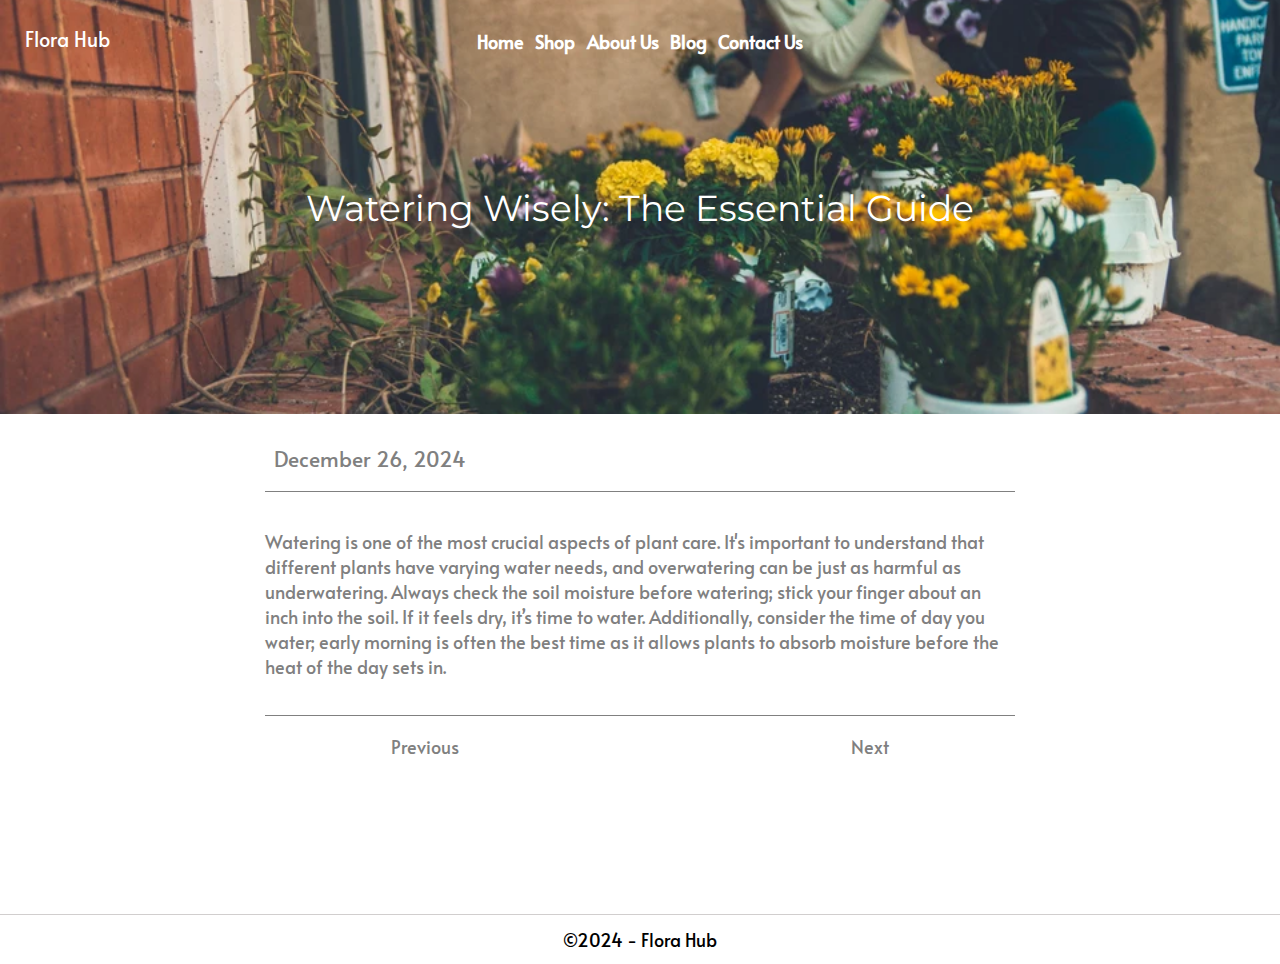
<file: extra2index.html>
<!DOCTYPE html>
<html lang="en">
<head>
    <meta charset="UTF-8">
    <meta name="viewport" content="width=device-width, initial-scale=1.0">
    <title>Blog - FloraHub</title>
    <link rel="preconnect" href="https://fonts.googleapis.com">
    <link rel="preconnect" href="https://fonts.gstatic.com" crossorigin>
    <link href="https://fonts.googleapis.com/css2?family=Alata&display=swap" rel="stylesheet">
    <link href="https://fonts.googleapis.com/css2?family=Montserrat:ital,wght@0,100..900;1,100..900&display=swap" rel="stylesheet">
    <link rel="stylesheet" href="./extra2style.css">
</head>
<body>
    <div class="main-container" >
        <h1 class="heading">Flora Hub</h1>
        <!--nav bar-->
        <div class="navbar" id="navbar">
            <input type="checkbox" id="toggle" >
            <label for="toggle" class="label-checkbox"><img src="./pngwing.com.png" alt="" width="20px" height="20px"></label>
            <div class="menu">
            <a href="./index.html" class="animate">Home</a>
            <a href="#shop" class="animate">Shop</a>
            <a href="./aboutindex.html" class="animate">About Us</a>
            <a href="./blogindex.html" class="animate">Blog</a>
            <a href="./contactindex.html" class="animate">Contact Us</a>
            </div>
        </div>
        <div class="content">
            <h1 class="text res">Watering Wisely: The Essential Guide</h1>
        </div>
    </div>
    <div class="info">
        <h3 class="extra ">December 26, 2024</h3>
        <div class="para">
            <p>
                Watering is one of the most crucial aspects of plant care. It's important to understand that different plants have varying water needs, and overwatering can be just as harmful as underwatering. Always check the soil moisture before watering; stick your finger about an inch into the soil. If it feels dry, it’s time to water. Additionally, consider the time of day you water; early morning is often the best time as it allows plants to absorb moisture before the heat of the day sets in.
            </p>
        </div>
        <div class="next">
            <a href="./extra1index.html" class="common">Previous</a>
           <a href="./blogindex.html"  class="common">Next</a>
        </div>
    </div>
    <div class="copyright">
        <h1 class="font-weight size">©2024 - Flora Hub</h1>
    </div>
</body>
</html>
</file>
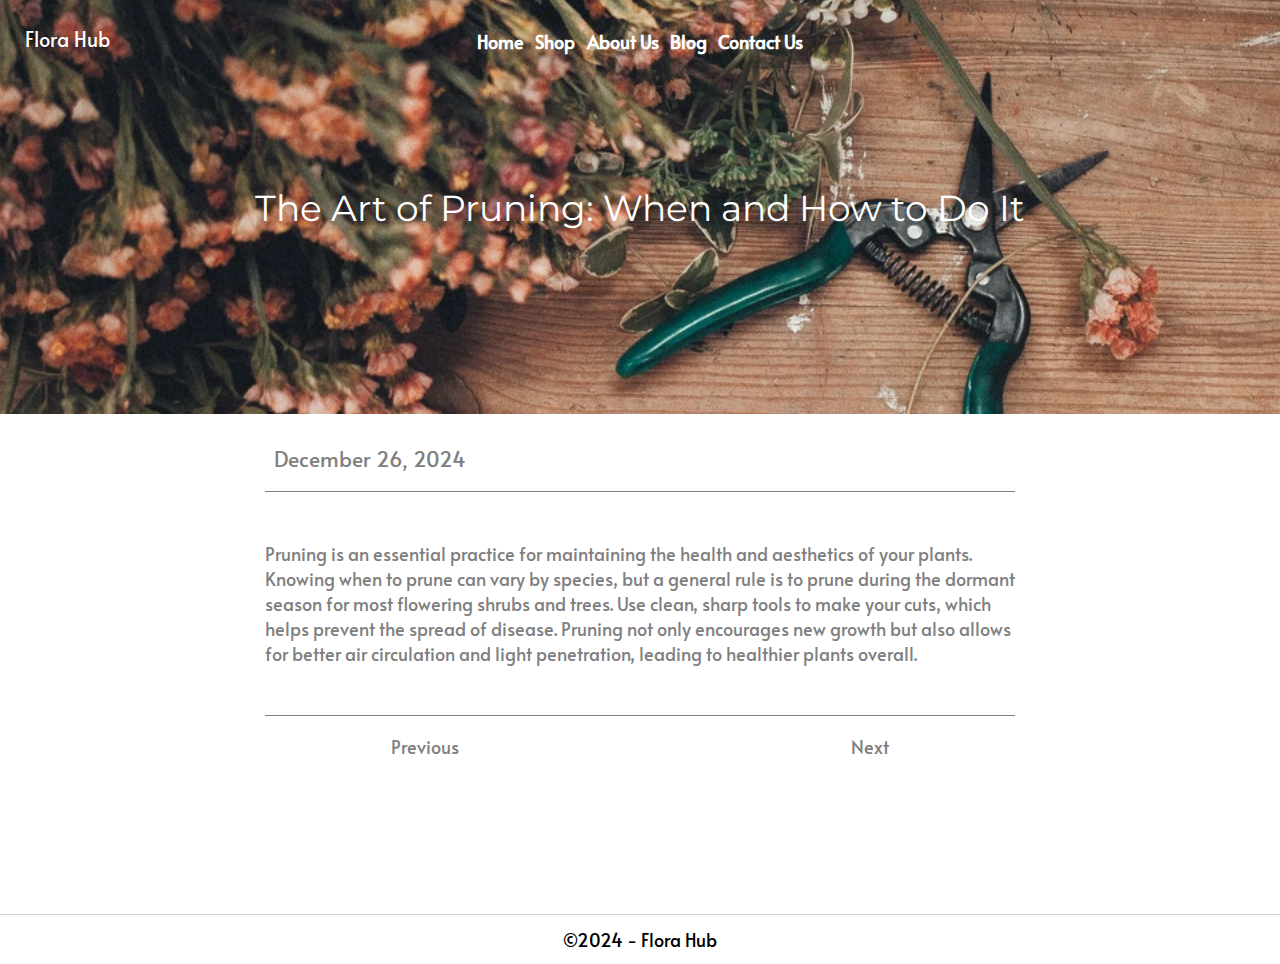
<file: extraindex.html>
<!DOCTYPE html>
<html lang="en">
<head>
    <meta charset="UTF-8">
    <meta name="viewport" content="width=device-width, initial-scale=1.0">
    <title>Blog - FloraHub</title>
    <link rel="preconnect" href="https://fonts.googleapis.com">
    <link rel="preconnect" href="https://fonts.gstatic.com" crossorigin>
    <link href="https://fonts.googleapis.com/css2?family=Alata&display=swap" rel="stylesheet">
    <link href="https://fonts.googleapis.com/css2?family=Montserrat:ital,wght@0,100..900;1,100..900&display=swap" rel="stylesheet">
    <link rel="stylesheet" href="./extrastyle.css">
</head>
<body>
    <div class="main-container" >
        <h1 class="heading">Flora Hub</h1>
        <!--nav bar-->
        <div class="navbar" id="navbar">
            <input type="checkbox" id="toggle" >
            <label for="toggle" class="label-checkbox"><img src="./pngwing.com.png" alt="" width="20px" height="20px"></label>
            <div class="menu">
            <a href="./index.html" class="animate">Home</a>
            <a href="#shop" class="animate">Shop</a>
            <a href="./aboutindex.html" class="animate">About Us</a>
            <a href="./blogindex.html" class="animate">Blog</a>
            <a href="./contactindex.html" class="animate">Contact Us</a>
            </div>
        </div>
        <div class="content">
            <h1 class="text res">The Art of Pruning: When and How to Do It</h1>
        </div>
    </div>
    <div class="info">
        <h3 class="extra ">December 26, 2024</h3>
        <div class="para">
            <p>
                Pruning is an essential practice for maintaining the health and aesthetics of your plants. Knowing when to prune can vary by species, but a general rule is to prune during the dormant season for most flowering shrubs and trees. Use clean, sharp tools to make your cuts, which helps prevent the spread of disease. Pruning not only encourages new growth but also allows for better air circulation and light penetration, leading to healthier plants overall.
            </p>
        </div>
        <div class="next">
            <a href="blogindex.html" class="common">Previous</a>
           <a href="./extra1index.html"  class="common">Next</a>
        </div>
    </div>
    <div class="copyright">
        <h1 class="font-weight size">©2024 - Flora Hub</h1>
    </div>
</body>
</html>
</file>
<file: style.css>
@import url('https://fonts.googleapis.com/css2?family=Montserrat:ital,wght@0,100..900;1,100..900&display=swap');


*{
    margin: 0;
    padding: 0;
    font-family: "Montserrat", serif;
    font-family: "Montserrat", serif;
    font-optical-sizing: auto;
    font-weight: 400;
     font-style: normal;

}
html{
    font-size: 18px;
    scroll-behavior: smooth;
}

.main-container{
    position: relative;
    width: 100%;
    height: 416.28px;
    -webkit-clip-path: circle(250vw at 50% calc(99% - 250vw));
    clip-path: circle(250vw at 50% calc(99% - 250vw));
    background-repeat: no-repeat;
    background-position: 50% 50%;
    background-size: cover;
    background-image:url('./image-cover.webp')
}
.navbar{
    width: 100%;
    height: 25%;
    display:flex;
    gap: 50px;
    justify-content: center;
    position: absolute;
    top: 7%;
    transform: 0.5s;
}
.heading{
    display: block;
    color: white;
    font-size: 1.1rem;
    padding: 25px 0 0 25px;
}

.navbar a{
    padding: 0.2rem;
    text-decoration: none;
    color: white;
    font-size: 1rem;
    font-family: "Alata", serif;
    font-weight: 600;
    font-style: normal;
    position: relative;
    transition: 0.5 ease;
  
}
.animate::after{
    content: '';
    background-color:white;
    height: 2px;
    width: 100%;
    position: absolute;
    bottom: 0;
    left: 0;
    scale: 0;
    
}
.animate:hover::after{
    animation: animate 1s;
}


@keyframes animate{
    100%{
        scale: 1;
    }
}

#toggle{
    display: none;
}
.label-checkbox{
    font-size: 30px;
    padding: 0px 0 15px 12px;
    display: none;
}
.content{
    height: 75%;
    width: 100%;
   text-align: center;
   position: absolute;
   top: 35%;
}
.text{
    color: white;
    padding:0.5rem;
}
.button{
    color: black;
    margin-top: 1.9rem;
    width: 146.95px;
    height: 54px;
    font-size: 1rem;
    font-family: "Alata", serif;
    font-weight: 700;
    font-style: normal;
}
.feature-section{
    width:100% ;
    height: 793.92;
    padding: 75px 0 0 0 ;
    
}
.extra{
    color: black;
    padding: 10px;
    text-align: center;
}
.feature .heading,.prebook-description .heading,.cust-desc .heading{
    font-size: 2rem;
}

.image-container{
    display: grid;
    grid-template-rows: 1fr 1fr;
    grid-template-columns: 1fr 1fr;
    padding:3% 0 0 0 ;
}
.img{
    width:100%;
    height:510px;
    background-size: cover;
    background-repeat: no-repeat;
    background-position: 50% 50%;
}
.img:nth-child(1){
    background-image:url("./img-gallery1.webp");
}
.img:nth-child(2){
    background-image: url('./img-gallery2.webp');
}
.img:nth-child(3){
    background-image: url('./img-gallery3.webp');
}
.img:nth-child(4){
    background-image: url('./img-gallery4.webp');
}
.prebook{
    width:100% ;
    height: 467.03px;
    padding: 75px 0 0 0 ;
    margin-bottom: 25px;
}
.prebook-features{
    display: grid;
    grid-template-rows: 2fr 2fr ;
    grid-template-columns:2fr 2fr ;
    padding-top: 2.5%;
    padding-left: 3%;
    gap: 0.7rem;
}
.feature1,.feature2,.feature3{
    width: 38rem;
    height: 5rem;
    border: 2px solid rgb(163, 158, 158,.5);
    padding: 16px 18px;
}

.prebook-heading{
    font-size: 1rem;
}
.prebook-para{
    padding-top: 0.8rem;
    font-family: "Alata", serif;
    font-weight: 300;
    font-style: normal;
}

.details{
    font-size: 1.1rem;
    font-family: "Alata", serif;
    font-weight: 450;
    font-style: normal;
    line-height: 1.3rem;
}

.title{
    font-size: 1.3rem;
    font-weight: 600;
    margin-bottom: 1rem;
}
.customer-container{
    width: 100%;
    height: 72rem;
    padding: 75px 0 0 0;
}
.customer-gallery{
    width: 100%;
    height: 52rem;
    margin-top: 5rem;
    display: flex;
    flex-direction: column;
    justify-content: space-between;
}
.customer-card1,.customer-card2,.customer-card3{
    width: 100%;
    height: 250px;
    display: flex;
    justify-content: space-around;
    align-items: center;
}
.description{
    width: 860px;
    height: 78px;
}
.customer-img1,.customer-img2,.customer-img3{
    width: 325px;
    height: 250px;
    background-size: cover;
}
.customer-img1{
    background-image: url('./cust-img.webp');
}
.customer-img2{
    background-image: url('./cust-image.webp');
}
.customer-img2{
    order: 3;
}
.customer-img3{
    background-image: url('./cust-img2.webp');
}
.font{
    font-size: 2rem;
}
.copyright{
    width: 100%;
    height: 50px;
    display: flex;
    justify-content: center;
    align-items: center;
    border-top: 1px solid  rgb(163, 158, 158,.5);
    margin-top: 3%;
}
.size{
    font-size: 1rem;
}

@media (min-width:347px) and (max-width:652px){
    
    .navbar{
        flex-direction: column;
        justify-content: center;
        position: relative;
        transform: 0.5s;
        
    }
    .heading{
        text-align: center;
    }
    .menu{
        width:100%;
        height: 200px;
        position: relative;
        bottom: 10%;
        display: none;
        z-index: 1;
        transition: 0.5s;
    }
    .menu a{
        display: block;
        cursor: pointer;
        text-align: center;
        background-color: rgb(69, 95, 69,0.8);
        border-bottom: 1px solid white;
        
    }
    .main-container{
        height: 540px;
    }
    .label-checkbox{
        display: block;
        position: relative;
        bottom: 80%;
        right: 1.1%;
        cursor: pointer;
    }
    #toggle:checked+.label-checkbox{
        top:0.4%
    }
    #toggle:checked ~ .menu {
        display: block;
    }
    #toggle{
        display: none;
    }
    .image-container{
        display:flex ;
        flex-direction: column;
    }
    .button{
        margin: 0 0 2rem 0;
        font-size: 1.1rem;
        width: 321.81px;
        height: 50px;
    }
    .res{
        position: relative;
        bottom: 1rem;
    }
    .img{
        width: 100%;
        height: 198px;
        background-size: cover;
    }
    .prebook{
        height: 42rem;
    }
    .prebook-features{
        grid-template-rows: 1fr 1fr 1fr;
        grid-template-columns: 2fr;
    }
    .feature1,.feature2,.feature3{
        width: 16rem;
        height: 8rem;
    }
     .customer-container{
        height: 82rem;
        padding: 2rem 0 0 0;
    }
    .customer-card1,.customer-card2,.customer-card3{
        flex-direction: column;
        height: 500px;
    }
    .customer-img1,.customer-img2,.customer-img3{
        width: 275px;
        height: 225px;
        
    }
    .title{
        margin-top: 1rem;
        font-size: 1.2rem;
    }
    .customer-img2{
        order: 0;
    }
    .customer-gallery{
        margin-top: 2rem;
    }
    .description{
        margin-left: 0.8rem;
        width: 250px;
        height: 150px;
    }
    .description h3 , .description p{
        font-size: 0.9rem;
        font-weight: 500;
    }
    .copyright{
        height: 30px;
        margin-top: 2rem;
    }
    .size{
        font-size: 0.7rem;
        padding-bottom: 0.5rem;
    }
}
</file>
<file: aboutstyle.css>
@import url('https://fonts.googleapis.com/css2?family=Montserrat:ital,wght@0,100..900;1,100..900&display=swap');


*{
    margin: 0;
    padding: 0;
    font-family: "Montserrat", serif;
    font-family: "Montserrat", serif;
    font-optical-sizing: auto;
    font-weight: 400;
     font-style: normal;
     box-sizing: border-box;

}
html{
    font-size: 18px;
    scroll-behavior: smooth;
}
body{
    background-color:rgb(28, 28, 28);
    margin: 0;
    overflow-x: hidden;
}

.main-container{
    position: relative;
    width: 100%;
    height: 335px;
    -webkit-clip-path: circle(250vw at 50% calc(99% - 250vw));
    clip-path: circle(250vw at 50% calc(99% - 250vw));
    background-repeat: no-repeat;
    background-position: 50% 50%;
    background-size: cover;
    background-image:url('./background-image.webp')
}
.navbar{
    width: 100%;
    height: 25%;
    display:flex;
    gap: 50px;
    justify-content: center;
    position: absolute;
    top: 7%;
    transform: 0.5s;
}
.heading{
    display: block;
    color: white;
    font-size: 1.1rem;
    padding: 25px 0 0 25px;
}

.navbar a{
    padding: 0.2rem;
    text-decoration: none;
    color: white;
    font-size: 1rem;
    font-family: "Alata", serif;
    font-weight: 600;
    font-style: normal;
    position: relative;
    transition: 0.5 ease;
  
}
.animate::after{
    content: '';
    background-color:white;
    height: 2px;
    width: 100%;
    position: absolute;
    bottom: 0;
    left: 0;
    scale: 0;
    
}
.animate:hover::after{
    animation: animate 1s;
}


@keyframes animate{
    100%{
        scale: 1;
    }
}

#toggle{
    display: none;
}
.label-checkbox{
    font-size: 30px;
    padding: 0px 0 15px 12px;
    display: none;
}
.content{
    height: 60%;
    width: 100%;
    text-align: center;
    position: absolute;
    top: 45%;
}
.text{
    color: white;
    padding-bottom:1.5rem;
}
.journey,.initiatives{
    width: 100%;
    height: 120vh;
    padding: 2rem 0 0 0 ;
    margin: 0 0 0 13px;
}

.extra{
    padding: 8px;
    text-align: center;
}
.font{
    font-size: 2rem;
}
.weight{
    font-weight: 600;
}
.cards,.inits{
    width: 100%;
    height: 725px;
    margin-top: 2rem;
    display: flex;
    justify-content: space-evenly;
}
.card1,.card2,.card3,.initiative1,.initiative2,.initiative3{
    width: 417px;
    height: 716px;
    background-color: white;
    display: flex;
    flex-direction: column;
    align-items: center;

}
.image{
    width: 356px;
    height: 356px;
    margin: 1.5rem;
    background-size: cover;
}
.image1{
    background-image: url('./details1.webp');
}
.image2{
    background-image: url('./details2.webp');
}
.image3{
    background-image: url('./details.webp');
}
.box{
    width: 356px;
    height: 221px;
}
.title{
    font-size: 1rem;
    margin: 1rem;
    font-weight: 700;
}
.details{
    font-size: 0.9rem;
    font-family: "Alata", serif;
    font-weight: 600;
    font-style: normal;
    color: #50555c;
    line-height: 1.3rem;
  
}
.add{
    color: white; 
    font-weight: 500;
}
.title-add{
    color: white;
     margin-left:0;
     font-weight: 580;
}
.team-container{
    width: 100%;
    height: 72rem;
    padding: 75px 0 0 0;
}
.team-gallery{
    width: 100%;
    height: 52rem;
    margin-top: 5rem;
    display: flex;
    flex-direction: column;
    justify-content: space-between;
}
.team-card1,.team-card2,.team-card3{
    width: 100%;
    height: 250px;
    display: flex;
    justify-content: space-around;
    align-items: center;
}
.description{
    width: 860px;
    height: 78px;
}
.team-img1,.team-img2,.team-img3{
    width: 325px;
    height: 250px;
    background-image: url(./team1.webp);
    background-size: cover;
}
.team-img2{
    background-image: url('./team2.webp');
}
.team-img2{
    order: 3;
}
.team-img3{
    background-image: url('./team3.webp');
}
.bg{
    background-color: rgb(8, 37, 21);
}
.contributionimage1{
    background-image: url('./initiative1.webp');
}
.contributionimage2{
    background-image: url('./initiative2.webp');
}
.contributionimage3{
    background-image: url('./initiative3.webp');
}
.copyright{
    width: 100%;
    height: 50px;
    display: flex;
    justify-content: center;
    align-items: center;
    border-top: 1px solid  rgb(163, 158, 158,.5);
    background-color: white;
}
.size{
    font-size: 1rem;
}
.inits{
    height: 45rem;
    padding-bottom: 20rem;
}
@media (min-width:347px) and (max-width:652px){
    
    .navbar{
        flex-direction: column;
        justify-content: center;
        position: relative;
        transform: 0.5s;
        
    }
    .heading{
        text-align: center;
    }
    .menu{
        width:100%;
        height: 200px;
        position: relative;
        bottom: 10%;
        display: none;
        z-index: 1;
        transition: 0.5s;
    }
    .menu a{
        display: block;
        cursor: pointer;
        text-align: center;
        background-color: rgb(28, 28, 28,0.7);
        border-bottom: 1px solid white;
        
    }
    .main-container{
        height: 540px;
    }
    .label-checkbox{
        display: block;
        position: relative;
        bottom: 80%;
        right: 1.1%;
        cursor: pointer;
    }
    #toggle:checked+.label-checkbox{
        top:0.4%
    }
    #toggle:checked ~ .menu {
        display: block;
    }
    #toggle{
        display: none;
    }
    .res{
        position: relative;
        bottom: 1rem;
    }
    .cards{
        width:100%;
        height: 88rem;
        flex-direction: column;
        justify-content: space-evenly;
        align-items: center;
    }
    .card1,.card2,.card3{
        width: 325px ;
        height: 470px;
        margin-right: 1.5rem;
    }
    .details{
        font-size: 0.8rem;
        line-height: 1rem;
    }
    .journey{
        height: 97rem;
    }
    .box{
        width: 250px;
        height: 300px;
        margin-bottom: 1rem;
    }
    .team-container{
        height: 85rem;
        padding: 2rem 0 0 0;
    }
    .team-card1,.team-card2,.team-card3{
        flex-direction: column;
        height: 500px;
    }
    .team-img1,.team-img2,.team-img3{
        width: 275px;
        height: 225px;
        
    }
    .team-img2{
        order: 0;
    }
    .team-gallery{
        margin-top: 2rem;
    }
    .description{
        width: 250px;
        height: 150px;
    }
    .description h3 , .description p{
        font-size: 0.7rem;
        font-weight: 500;
    }

    .inits{
        width:100%;
        height: 75rem;
        flex-direction: column;
        justify-content: space-evenly;
        align-items: center;
        margin-right: 5rem;
        gap: 1rem;
    }
    .initiative1,.initiative2,.initiative3{
        width: 325px ;
        height: 420px;
    }
    .image{
        width: 258px;
        height: 258px;
        background-position: 50% 50%;
    }
    .contributionimage1{
        background-size: cover;
        background-position: 0% 0%;
    }

     .title{
         margin: 0 0 0.6rem 0;
    }
    .title-add{
        margin-top: 0.7rem ;
        font-size: 1.1rem;
    }
}
</file>
<file: blogstyle.css>
@import url('https://fonts.googleapis.com/css2?family=Montserrat:ital,wght@0,100..900;1,100..900&display=swap');


*{
    margin: 0;
    padding: 0;
    font-family: "Montserrat", serif;
    font-family: "Montserrat", serif;
    font-optical-sizing: auto;
    font-weight: 400;
     font-style: normal;
     box-sizing: border-box;

}

html{
    font-size: 18px;
    scroll-behavior: smooth;
}
body{
    background-color:rgb(28, 28, 28);
    margin: 0;
}

.main-container{
    position: relative;
    width: 100%;
    height: 335px;
    -webkit-clip-path: circle(250vw at 50% calc(99% - 250vw));
    clip-path: circle(250vw at 50% calc(99% - 250vw));
    background-repeat: no-repeat;
    background-position: 50% 50%;
    background-size: cover;
    background-image:url('./blogbackground.webp')
}
.navbar{
    width: 100%;
    height: 25%;
    display:flex;
    gap: 50px;
    justify-content: center;
    position: absolute;
    top: 7%;
    transform: 0.5s;
}
.heading{
    display: block;
    color: white;
    font-size: 1.1rem;
    padding: 25px 0 0 25px;
}

.navbar a{
    padding: 0.2rem;
    text-decoration: none;
    color: white;
    font-size: 1rem;
    font-family: "Alata", serif;
    font-weight: 600;
    font-style: normal;
    position: relative;
    transition: 0.5 ease;
  
}
.animate::after{
    content: '';
    background-color:white;
    height: 2px;
    width: 100%;
    position: absolute;
    bottom: 0;
    left: 0;
    scale: 0;
    
}
.animate:hover::after{
    animation: animate 1s;
}


@keyframes animate{
    100%{
        scale: 1;
    }
}

#toggle{
    display: none;
}
.label-checkbox{
    font-size: 30px;
    padding: 0px 0 15px 12px;
    display: none;
}
.content{
    height: 60%;
    width: 100%;
    text-align: center;
    position: absolute;
    top: 45%;
}
.text{
    color: white;
    padding-bottom:1.5rem;
}
.extra{
    padding: 8px;
    text-align: center;
}
.font{
    font-size: 2rem;
}
.blog{
    width: 100%;
    height: 47rem;
    display: flex;
    flex-direction: column;
    align-items: center;
    padding: 75px 0 0  0;
}
.blog-title{
    margin: 0 0 5rem 0;
}
.blog-container-img{
    width: 100%;
    height: 40rem;
    display: flex;
    justify-content: space-evenly;
}
.blog1,.blog2,.blog3{
    height:26.389rem;
    width: 24rem;
    background-position: 50% 50%;
    background-size: cover;
    display: flex;
    flex-direction: column;
    justify-content: flex-end;

}
.blog1{
    background-image: url(./blog1.webp);
}
.blog2{
    background-image: url(./blog2.webp);
}
.blog3{
    background-image: url(./blog3.webp);
}

.link{
    text-decoration: none;
    height: 27.78rem;
}
.desc{
    color: white;
    margin: 0 0 0.7rem 1rem;
}
.monstera-container{
    width: 100%;
    height: 50rem;
    margin-top: 2rem;
    display: flex;
    justify-content: space-evenly;
    padding-bottom: 2rem;
}
.monstera1,.monstera2,.monstera3{
    width: 450px;
    height: 750px;
    background-color: white;
    display: flex;
    flex-direction: column;
    align-items: center;
    justify-content: space-evenly;
    margin-left:0.3rem ;

}
.title{
    font-size: 1rem;
    margin: 0.5rem;
    font-weight: 600;
}
.box{
    width: 356px;
    height: 221px;
}
.bg{
    background-color: rgb(209, 245, 224);;
}
.image{
    width: 425px;
    height: 500px;
    margin: 0.8rem;
    background-size: cover;
}
.monsteraimage1{
    background-image: url('./monstera1.webp');
}
.monsteraimage2{
    background-image: url('./monstera2.webp');
}
.monsteraimage3{
    background-image: url('./monstera3.webp');
}
.details{
    font-size: 0.8rem;
    font-family: "Alata", serif;
    font-weight: 550;
    font-style: normal;
    color: #50555c;
    line-height: 1.3rem;
    margin:1rem 0 1rem 0;
}

.gardening-container{
    width: 100%;
    height: 40rem;
    margin-top: 2rem;
    display: flex;
    justify-content: space-evenly;
    padding-bottom: 2rem;
}

.gardening1,.gardening2,.gardening3{
    width: 450px;
    height: 625px;
    background-color: white;
    display: flex;
    flex-direction: column;
    align-items: center;
    justify-content: space-evenly;
    margin-left:0.3rem ;

}
.gardenimage{
    width: 400px;
    height: 300px;
    margin: 0.8rem;
    background-size: cover;
}
.gardeningimage1{
    background-image: url('./gardening1.webp');
}
.gardeningimage2{
    background-image: url('./gardening2.webp');
}
.gardeningimage3{
    background-image: url('./gardening.webp');
}

.garden-details-box{
    width: 400px;
    height: 250px;
    margin-top: 1rem;
}
.margin{
    margin-top: 1.5rem;
}
.copyright{
    width: 100%;
    height: 4rem;
    display: flex;
    justify-content: center;
    align-items: center;
    border-top: 1px solid  rgb(163, 158, 158,.5);
    background-color: #fff;
}
@media (min-width:347px) and (max-width:652px){
    
    .navbar{
        flex-direction: column;
        justify-content: center;
        position: relative;
        transform: 0.5s;
        
    }
    .heading{
        text-align: center;
    }
    .menu{
        width:100%;
        height: 200px;
        position: relative;
        bottom: 10%;
        display: none;
        z-index: 1;
        transition: 0.5s;
    }
    .menu a{
        display: block;
        cursor: pointer;
        text-align: center;
        background-color: rgba(133, 86, 110, 0.6);
        border-bottom: 1px solid white;
        
    }
    .main-container{
        height: 540px;
    }
    .label-checkbox{
        display: block;
        position: relative;
        bottom: 80%;
        right: 1.1%;
        cursor: pointer;
    }
    #toggle:checked+.label-checkbox{
        top:0.4%
    }
    #toggle:checked ~ .menu {
        display: block;
    }
    #toggle{
        display: none;
    }
    .res{
        position: relative;
        bottom: 1rem;
    }
    .blog{
        height: 80rem;
    }
    .blog-container-img{
        height: 55rem;
        flex-direction: column;
        align-items: center;
    }
    .blog1,.blog2,.blog3{
        width: 300px;
        height:300px;
    }
    .contact1,.contact2,.contact3{
        width: 300px ;
        height: 470px;
    }
    .title{
        text-align: center;
    }
    .contacts{
        height: 98rem;
    }
    .box{
        width: 250px;
        height: 320px;
    }
    .image{
        width: 275px;
        height: 500px;
        margin: 1rem;
        background-size: cover;
        background-position: 50% 50%;
    }
    .monstera-container{
        width:100%;
        height: 100rem;
        flex-direction: column;
       justify-content: space-evenly;
       align-items: center;
       gap: 1rem;
    }
    .monstera1,.monstera2,.monstera3{
        width: 300px;
        height: 550px;
    }
    .gardening-container{
        width:100%;
        height: 110rem;
        flex-direction: column;
        justify-content: space-evenly;
        align-items: center;
        gap: 1rem;
    }
    .gardenimage{
        width: 275px;
        height: 200px;
        margin: 1rem;
        background-size: cover;
        background-position: 50% 50%;
    }
    .gardening1,.gardening2,.gardening3{
        width: 300px;
        height: 33rem;
    }
    .garden-details-box{
        width: 250px;
        height: 320px;
        margin: 0.3rem;
    }
    .margin{
        margin: 0.3rem;
    }
    .copyright{
        height: 3rem;

    }
    .size{
        font-size: 1rem;
    }

}
</file>
<file: contactstyle.css>
@import url('https://fonts.googleapis.com/css2?family=Montserrat:ital,wght@0,100..900;1,100..900&display=swap');

*{
    margin: 0;
    padding: 0;
    font-family: "Montserrat", serif;
    font-family: "Montserrat", serif;
    font-optical-sizing: auto;
    font-weight: 400;
     font-style: normal;
     box-sizing: border-box;

}
html{
    font-size: 18px;
    scroll-behavior: smooth;
}
body{
    background-color: rgb(8, 37, 21);
}

.main-container{
    position: relative;
    width: 100%;
    height: 335px;
    -webkit-clip-path: circle(250vw at 50% calc(99% - 250vw));
    clip-path: circle(250vw at 50% calc(99% - 250vw));
    background-repeat: no-repeat;
    background-position: 50% 50%;
    background-size: cover;
    background-image:url(./contactbackground.webp)
}
.navbar{
    width: 100%;
    height: 25%;
    display:flex;
    gap: 50px;
    justify-content: center;
    position: absolute;
    top: 7%;
    transform: 0.5s;
}
.heading{
    display: block;
    color: white;
    font-size: 1.1rem;
    padding: 25px 0 0 25px;
}


.navbar a{
    padding: 0.2rem;
    text-decoration: none;
    color: white;
    font-size: 1rem;
    font-family: "Alata", serif;
    font-weight: 600;
    font-style: normal;
    position: relative;
    transition: 0.5 ease;
  
}
.animate::after{
    content: '';
    background-color:white;
    height: 2px;
    width: 100%;
    position: absolute;
    bottom: 0;
    left: 0;
    scale: 0;
    
}
.animate:hover::after{
    animation: animate 1s;
}


@keyframes animate{
    100%{
        scale: 1;
    }
}

#toggle{
    display: none;
}
.label-checkbox{
    font-size: 30px;
    padding: 0px 0 15px 12px;
    display: none;
}
.content{
    height: 60%;
    width: 100%;
    text-align: center;
    position: absolute;
    top: 45%;
}
.text{
    color: white;
    padding-bottom:1.5rem;
}
.extra{
    padding: 8px;
    text-align: center;
}
.title{
    font-size: 1rem;
    margin: 0.5rem;
    font-weight: 700;
}
.box{
    width: 356px;
    height: 221px;
}
.font{
    font-size: 2rem;
}
.contact-container{
    width: 100%;
    height: 35rem;
    margin-top: 2rem;
    display: flex;
    justify-content: space-evenly;
    padding-bottom: 2rem;
}
.contact1,.contact2,.contact3{
    width: 475px;
    height: 520px;
    background-color: white;
    display: flex;
    flex-direction: column;
    align-items: center;
    margin-left:0.3rem ;

}

.bg{
    background-color: rgb(8, 37, 21);
}
.image{
    width: 450px;
    height: 450px;
    margin: 0.8rem;
    background-size: cover;
}
.contactimage1{
    background-image: url('./contactimg1.webp');
}
.contactimage2{
    background-image: url('./contactimg2.webp');
}
.contactimage3{
    background-image: url('./contactimg3.webp');
}
.details{
    font-size: 0.9rem;
    font-family: "Alata", serif;
    font-weight: 600;
    font-style: normal;
    color: #50555c;
    line-height: 1.3rem;
    margin-bottom: 1rem;
}

.msg-container{
    width: 100%;
    height: 40rem;
    background-color: #fff;
    display: flex;
    flex-direction: column;
    justify-content: center;
    align-items: center;
}
.msg-details p{
    margin-left: 2rem;
}
.form{
    width: 900px;
    height: 450px;
    display: flex;
    flex-direction: column;
    justify-content: center;
    align-items: center;
    gap: 2rem;
}
.inputgroup{
    width: 382px;
    height: 30px;
    background-color: black;
    border-bottom: 1px solid white;
    margin: 2rem;
    position: relative;
}
label{
    transition: 0.5s ease;
}
.text-label{
    position: absolute;
    top: 0rem;
    left: 0;
}
.text-box{
    width: 382px;
    height: 30px;
    outline: none;
    border: 0;
    border-bottom: 1px solid grey;
    font-size: 0.9rem;
}
.text-box:focus~.text-label ,.text-box:valid~.text-label{
    top: -1rem;
}
.inputgroup-text{
    width: 382px;
    height: 159px;
    margin: 3rem 2rem 2rem 2rem;
    position: relative;
}
.textarea{
    width: 382px;
    height: 159px;
    outline: none;
    font-size: 1rem;
}
.textarea-label{
    position: absolute;
    top: 0.5rem;
    left: 0.2rem;
}
.textarea:focus~.textarea-label ,.textarea:valid~.textarea-label{
    top: -1.5rem;
    left: 0rem;
}
.sub-div{
    width:119px ;
    height: 58px;
    margin-left: 10rem;
}
.submit{
    width:119px ;
    height: 58px;
    font-size: 1.1rem;
    font-family: "Alata", serif;
    font-weight: 600;
    font-style: normal;
    background-color: #d8d8d8;
    border: 0;
    border-radius: 3px;
}
.copyright{
    width: 100%;
    height: 25px;
    display: flex;
    justify-content: center;
    align-items: center;
    border-top: 1px solid  rgb(163, 158, 158,.5);
    padding: 1.5rem;
    background-color: #fff;
}
.size{
    font-size: 1rem;
}
@media (min-width:347px) and (max-width:652px){
    
    .navbar{
        flex-direction: column;
        justify-content: center;
        position: relative;
        transform: 0.5s;
        
    }
    .heading{
        text-align: center;
    }
    .menu{
        width:100%;
        height: 200px;
        position: relative;
        bottom: 10%;
        display: none;
        z-index: 1;
        transition: 0.5s;
    }
    .menu a{
        display: block;
        cursor: pointer;
        text-align: center;
        background-color: rgb(69, 95, 69,0.8);
        border-bottom: 1px solid white;
        
    }
    .main-container{
        height: 540px;
    }
    .label-checkbox{
        display: block;
        position: relative;
        bottom: 80%;
        right: 1.1%;
        cursor: pointer;
    }
    #toggle:checked+.label-checkbox{
        top:0.4%
    }
    #toggle:checked ~ .menu {
        display: block;
    }
    #toggle{
        display: none;
    }
    .res{
        position: relative;
        bottom: 1rem;
    }
    .contact1,.contact2,.contact3{
        width: 300px ;
        height: 470px;
    }
    .title{
        margin: 12px;
    }
    .contacts{
        height: 98rem;
    }
    .box{
        width: 250px;
        height: 320px;
    }
    .image{
        width: 275px;
        height: 240px;
        margin: 1rem;
    }
    .contact-container{
        width:100%;
        height: 50rem;
        flex-direction: column;
       justify-content: space-evenly;
       align-items: center;
       gap: 1rem;
    }
    .msg-container{
        height: 38rem;
        padding: 75px 0 0 0;
    }
    .form{
        width: 350px;
        height: 596px;
    }
    .text-box,.inputgroup{
        width:310.81px;
        height:49px;
    }
    .textarea,.inputgroup-text{
        width: 321px;
        height: 135px;
    
    }
    .submit,.sub-div{
        width:310.81px;
        height:48px;
        margin: 0 0 0 1rem;
    }
    .copyright{
        height: 20px;
        padding: 1rem 0 1rem 0 ;
    }
    .size{
        font-size: 0.7rem;
    }
}
</file>
<file: extra1style.css>
@import url('https://fonts.googleapis.com/css2?family=Montserrat:ital,wght@0,100..900;1,100..900&display=swap');


*{
    margin: 0;
    padding: 0;
    font-family: "Alata", serif;
    font-weight: 500;
    font-style: normal;
    box-sizing: border-box;

}
html{
    font-size: 18px;
    scroll-behavior: smooth;
}
.main-container{
    position: relative;
    width: 100%;
    height: 23rem;
    background-repeat: no-repeat;
    background-position: 50% 50%;
    background-size: cover;
    background-image:url('./blog2.webp')
}
.navbar{
    width: 100%;
    height: 25%;
    display:flex;
    gap: 50px;
    justify-content: center;
    position: absolute;
    top: 7%;
    transform: 0.5s;
}
.heading{
    display: block;
    color: white;
    font-size: 1.1rem;
    padding: 25px 0 0 25px;
}

.navbar a{
    padding: 0.2rem;
    text-decoration: none;
    color: white;
    font-size: 1rem;
    font-family: "Alata", serif;
    font-weight: 600;
    font-style: normal;
    position: relative;
    transition: 0.5 ease;
  
}
.animate::after{
    content: '';
    background-color:white;
    height: 2px;
    width: 100%;
    position: absolute;
    bottom: 0;
    left: 0;
    scale: 0;
    
}
.animate:hover::after{
    animation: animate 1s;
}


@keyframes animate{
    100%{
        scale: 1;
    }
}

#toggle{
    display: none;
}
.label-checkbox{
    font-size: 30px;
    padding: 0px 0 15px 12px;
    display: none;
}
.content{
    height: 60%;
    width: 100%;
    text-align: center;
    position: absolute;
    top: 45%;
}
.text{
    color: white;
    padding-bottom:1.5rem;
    font-family: "Montserrat", serif;
    font-optical-sizing: auto;
    font-weight: 400;
    font-style: normal;

}
.info{
    width: 100%;
    height: 500px;
    display: flex;
    justify-content: center;
    align-items: center;
    flex-direction: column;
}
.para{
    width: 750px;
    height: 225px;
    display: flex;
    justify-content: center;
    align-items: center;
    border: 0.6px solid gray ;
    border-right: 0;
    border-left: 0;
    margin: 1rem 0 1rem 0;
}
.para p , .extra{
    color: grey;
}
.next{
    height: 150px;
    width: 100%;
    display: flex;
    justify-content: space-evenly;

}
.extra{
    margin: 0 30rem 0 0;
}
.common{
   text-decoration: none;
   color: grey;
}

.copyright{
    width: 100%;
    height: 50px;
    display: flex;
    justify-content: center;
    align-items: center;
    border-top: 1px solid  rgb(163, 158, 158,.5);
    background-color: white;
}
.size{
    font-size: 1rem;
}
@media (min-width:347px) and (max-width:652px){
    
    .navbar{
        flex-direction: column;
        justify-content: center;
        position: relative;
        transform: 0.5s;
        
    }
    .heading{
        text-align: center;
    }
    .menu{
        width:100%;
        height: 200px;
        position: relative;
        bottom: 10%;
        display: none;
        z-index: 1;
        transition: 0.5s;
    }
    .menu a{
        display: block;
        cursor: pointer;
        text-align: center;
        background-color: rgb(69, 95, 69,0.8);
        border-bottom: 1px solid white;
        
    }
    .main-container{
        height: 540px;
    }
    .label-checkbox{
        display: block;
        position: relative;
        bottom: 80%;
        right: 1.1%;
        cursor: pointer;
    }
    #toggle:checked+.label-checkbox{
        top:0.4%
    }
    #toggle:checked ~ .menu {
        display: block;
    }
    #toggle{
        display: none;
    }
    .res{
        font-size: 1.5rem;
        position: relative;
        bottom: 1rem;
    }
    .info{
        flex-direction: column;
        height: 550px;
    }
    .para{
        width: 300px;
        height: 789px;
        padding: 1rem 0 1rem 0;
    }
    .extra{
        margin: 1rem 0 0 0;
    }
}
</file>
<file: extra2style.css>
@import url('https://fonts.googleapis.com/css2?family=Montserrat:ital,wght@0,100..900;1,100..900&display=swap');


*{
    margin: 0;
    padding: 0;
    font-family: "Alata", serif;
    font-weight: 500;
    font-style: normal;
    box-sizing: border-box;

}
html{
    font-size: 18px;
    scroll-behavior: smooth;
}
.main-container{
    position: relative;
    width: 100%;
    height: 23rem;
    background-repeat: no-repeat;
    background-position: 50% 50%;
    background-size: cover;
    background-image:url('./blog3.webp')
}
.navbar{
    width: 100%;
    height: 25%;
    display:flex;
    gap: 50px;
    justify-content: center;
    position: absolute;
    top: 7%;
    transform: 0.5s;
}
.heading{
    display: block;
    color: white;
    font-size: 1.1rem;
    padding: 25px 0 0 25px;
}

.navbar a{
    padding: 0.2rem;
    text-decoration: none;
    color: white;
    font-size: 1rem;
    font-family: "Alata", serif;
    font-weight: 600;
    font-style: normal;
    position: relative;
    transition: 0.5 ease;
  
}
.animate::after{
    content: '';
    background-color:white;
    height: 2px;
    width: 100%;
    position: absolute;
    bottom: 0;
    left: 0;
    scale: 0;
    
}
.animate:hover::after{
    animation: animate 1s;
}


@keyframes animate{
    100%{
        scale: 1;
    }
}

#toggle{
    display: none;
}
.label-checkbox{
    font-size: 30px;
    padding: 0px 0 15px 12px;
    display: none;
}
.content{
    height: 60%;
    width: 100%;
    text-align: center;
    position: absolute;
    top: 45%;
}
.text{
    color: white;
    padding-bottom:1.5rem;
    font-family: "Montserrat", serif;
    font-optical-sizing: auto;
    font-weight: 400;
    font-style: normal;

}
.info{
    width: 100%;
    height: 500px;
    display: flex;
    justify-content: center;
    align-items: center;
    flex-direction: column;
}
.para{
    width: 750px;
    height: 225px;
    display: flex;
    justify-content: center;
    align-items: center;
    border: 0.6px solid gray ;
    border-right: 0;
    border-left: 0;
    margin: 1rem 0 1rem 0;
}
.para p , .extra{
    color: grey;
}
.next{
    height: 150px;
    width: 100%;
    display: flex;
    justify-content: space-evenly;

}
.extra{
    margin: 0 30rem 0 0;
}
.common{
   text-decoration: none;
   color: grey;
}

.copyright{
    width: 100%;
    height: 50px;
    display: flex;
    justify-content: center;
    align-items: center;
    border-top: 1px solid  rgb(163, 158, 158,.5);
    background-color: white;
}
.size{
    font-size: 1rem;
}
@media (min-width:347px) and (max-width:652px){
    
    .navbar{
        flex-direction: column;
        justify-content: center;
        position: relative;
        transform: 0.5s;
        
    }
    .heading{
        text-align: center;
    }
    .menu{
        width:100%;
        height: 200px;
        position: relative;
        bottom: 10%;
        display: none;
        z-index: 1;
        transition: 0.5s;
    }
    .menu a{
        display: block;
        cursor: pointer;
        text-align: center;
        background-color: rgb(69, 95, 69,0.8);
        border-bottom: 1px solid white;
        
    }
    .main-container{
        height: 540px;
    }
    .label-checkbox{
        display: block;
        position: relative;
        bottom: 80%;
        right: 1.1%;
        cursor: pointer;
    }
    #toggle:checked+.label-checkbox{
        top:0.4%
    }
    #toggle:checked ~ .menu {
        display: block;
    }
    #toggle{
        display: none;
    }
    .res{
        font-size: 1.5rem;
        position: relative;
        bottom: 1rem;
    }
    .info{
        flex-direction: column;
        height: 550px;
    }
    .para{
        width: 300px;
        height: 789px;
        padding: 1rem 0 1rem 0;
    }
    .extra{
        margin: 1rem 0 0 0;
    }
}
</file>
<file: extrastyle.css>
@import url('https://fonts.googleapis.com/css2?family=Montserrat:ital,wght@0,100..900;1,100..900&display=swap');


*{
    margin: 0;
    padding: 0;
    font-family: "Alata", serif;
    font-weight: 500;
    font-style: normal;
    box-sizing: border-box;

}
html{
    font-size: 18px;
    scroll-behavior: smooth;
}
.main-container{
    position: relative;
    width: 100%;
    height: 23rem;
    background-repeat: no-repeat;
    background-position: 50% 50%;
    background-size: cover;
    background-image:url('./blog1.webp')
}
.navbar{
    width: 100%;
    height: 25%;
    display:flex;
    gap: 50px;
    justify-content: center;
    position: absolute;
    top: 7%;
    transform: 0.5s;
}
.heading{
    display: block;
    color: white;
    font-size: 1.1rem;
    padding: 25px 0 0 25px;
}

.navbar a{
    padding: 0.2rem;
    text-decoration: none;
    color: white;
    font-size: 1rem;
    font-family: "Alata", serif;
    font-weight: 600;
    font-style: normal;
    position: relative;
    transition: 0.5 ease;
  
}
.animate::after{
    content: '';
    background-color:white;
    height: 2px;
    width: 100%;
    position: absolute;
    bottom: 0;
    left: 0;
    scale: 0;
    
}
.animate:hover::after{
    animation: animate 1s;
}


@keyframes animate{
    100%{
        scale: 1;
    }
}

#toggle{
    display: none;
}
.label-checkbox{
    font-size: 30px;
    padding: 0px 0 15px 12px;
    display: none;
}
.content{
    height: 60%;
    width: 100%;
    text-align: center;
    position: absolute;
    top: 45%;
}
.text{
    color: white;
    padding-bottom:1.5rem;
    font-family: "Montserrat", serif;
    font-optical-sizing: auto;
    font-weight: 400;
    font-style: normal;

}
.info{
    width: 100%;
    height: 500px;
    display: flex;
    justify-content: center;
    align-items: center;
    flex-direction: column;
}
.para{
    width: 750px;
    height: 225px;
    display: flex;
    justify-content: center;
    align-items: center;
    border: 0.6px solid gray ;
    border-right: 0;
    border-left: 0;
    margin: 1rem 0 1rem 0;
}
.para p , .extra{
    color: grey;
}
.next{
    height: 150px;
    width: 100%;
    display: flex;
    justify-content: space-evenly;

}
.extra{
    margin: 0 30rem 0 0;
}
.common{
   text-decoration: none;
   color: grey;
}

.copyright{
    width: 100%;
    height: 50px;
    display: flex;
    justify-content: center;
    align-items: center;
    border-top: 1px solid  rgb(163, 158, 158,.5);
    background-color: white;
}
.size{
    font-size: 1rem;
}
@media (min-width:347px) and (max-width:652px){
    
    .navbar{
        flex-direction: column;
        justify-content: center;
        position: relative;
        transform: 0.5s;
        
    }
    .heading{
        text-align: center;
    }
    .menu{
        width:100%;
        height: 200px;
        position: relative;
        bottom: 10%;
        display: none;
        z-index: 1;
        transition: 0.5s;
    }
    .menu a{
        display: block;
        cursor: pointer;
        text-align: center;
        background-color: rgb(69, 95, 69,0.8);
        border-bottom: 1px solid white;
        
    }
    .main-container{
        height: 540px;
    }
    .label-checkbox{
        display: block;
        position: relative;
        bottom: 80%;
        right: 1.1%;
        cursor: pointer;
    }
    #toggle:checked+.label-checkbox{
        top:0.4%
    }
    #toggle:checked ~ .menu {
        display: block;
    }
    #toggle{
        display: none;
    }
    .res{
        font-size: 1.5rem;
        position: relative;
        bottom: 1rem;
    }
    .info{
        flex-direction: column;
    }
    .para{
        width: 300px;
        height: 750px;
        padding: 1rem 0 1rem 0;
    }
    .extra{
        margin: 1rem 0 0 0;
    }
}
</file>
